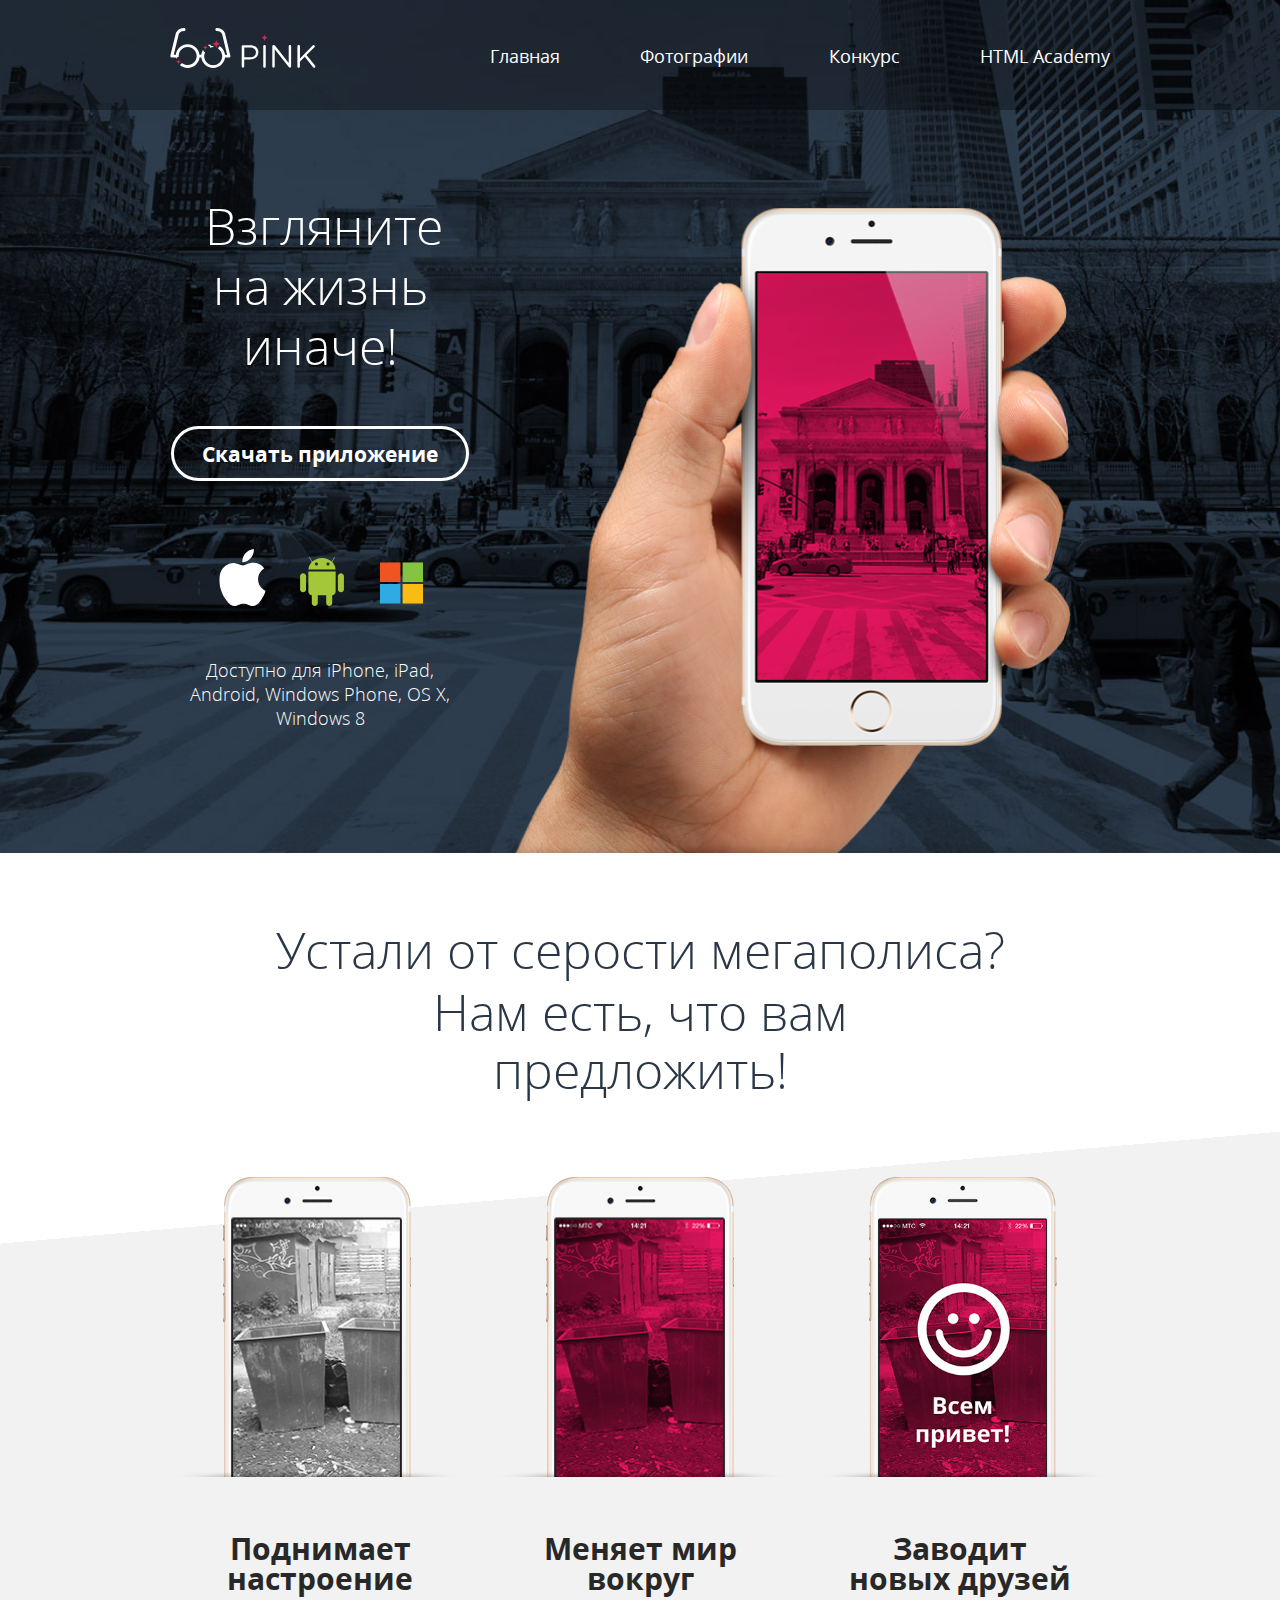
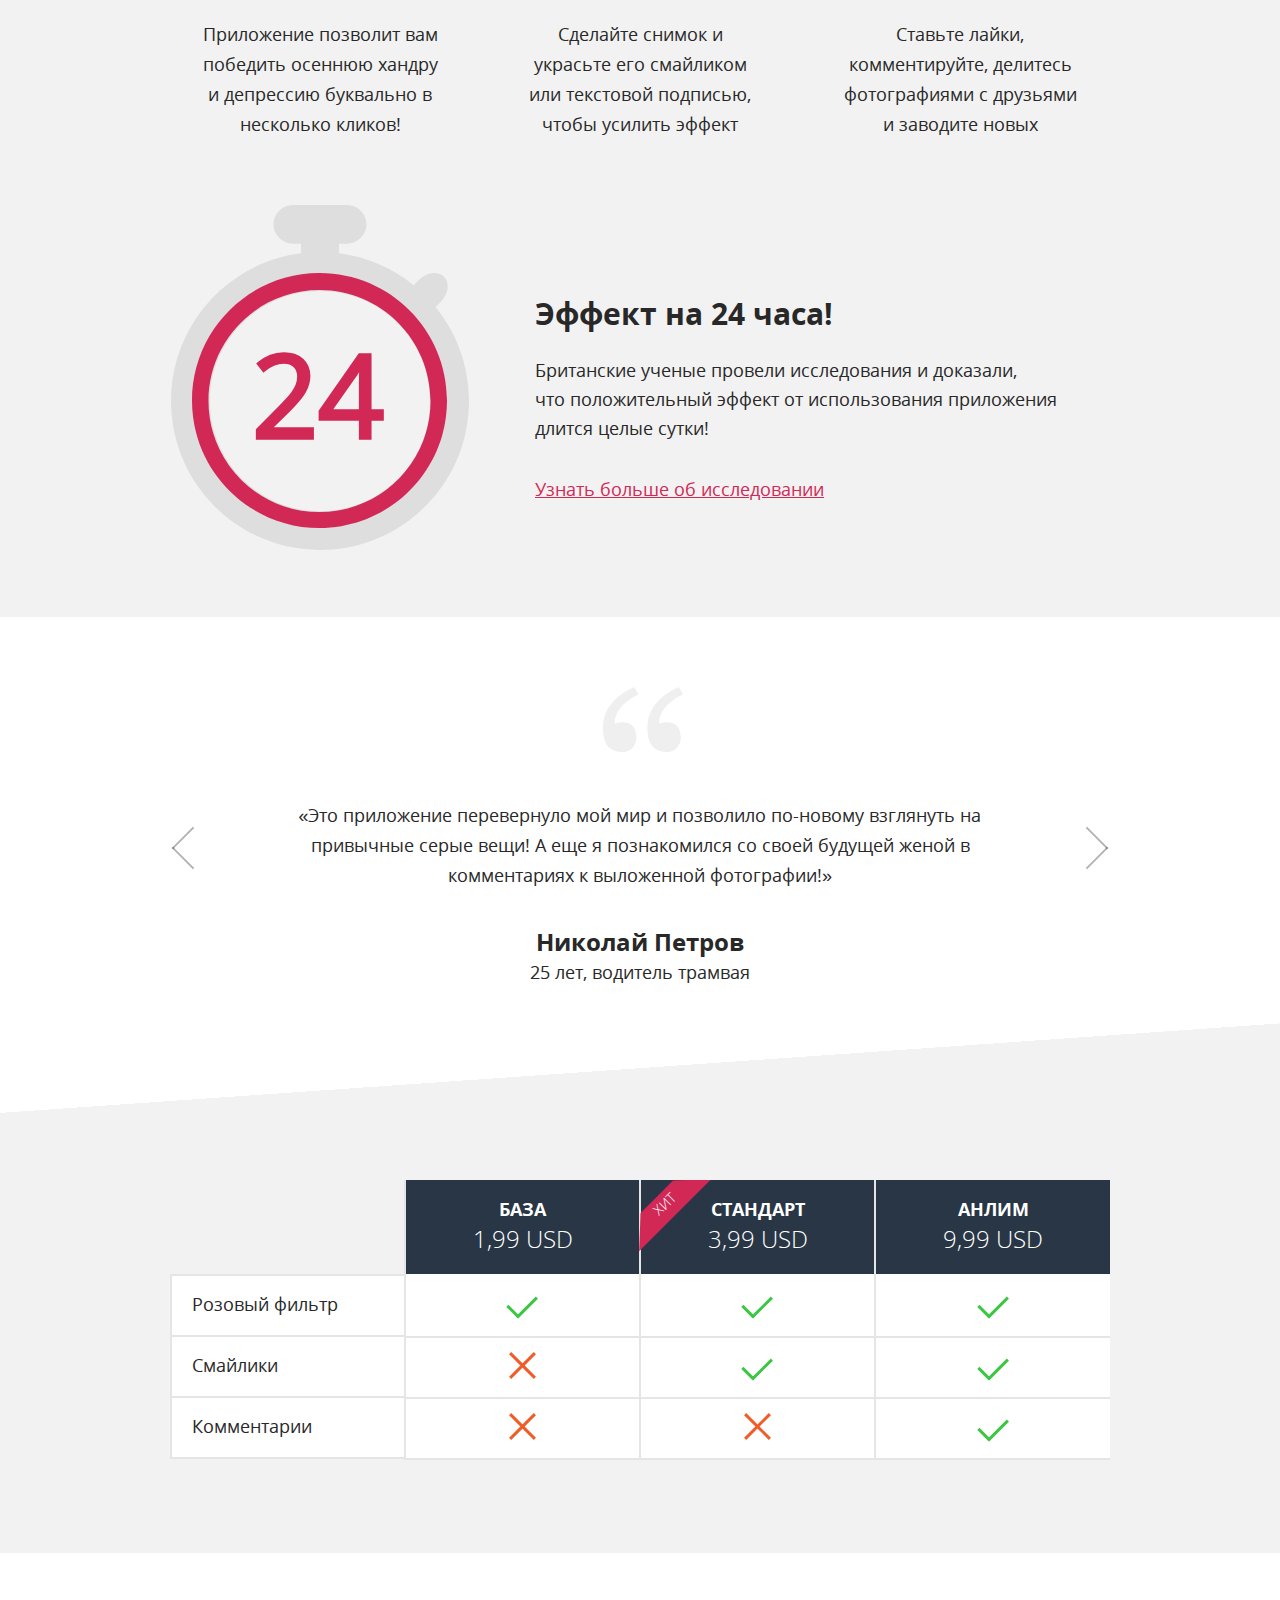
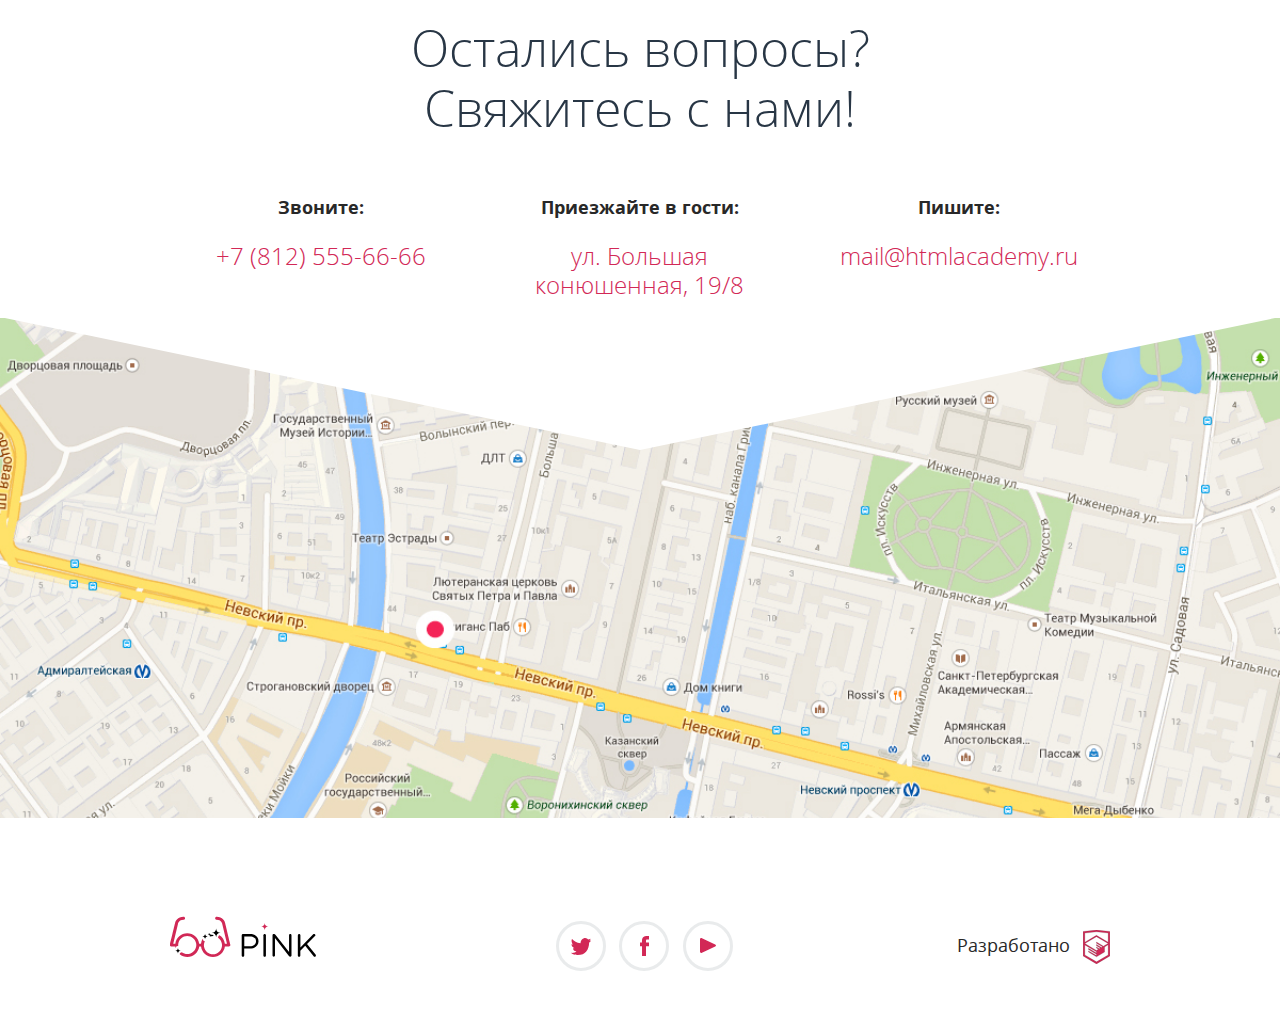
<file: index.html>
<!DOCTYPE html>
<html lang="ru">
<head>
	<meta charset="UTF-8">
	<meta name="viewport" content="width=device-width,initial-scale=1">
	<title>Pink</title>
	<link rel="stylesheet" href="css/style.css">
</head>
<body>
	<header class="page-header">
		<nav class="main-nav main-nav--nojs main-nav--closed">
			<div class="main-nav__wrapper">
				<div class="main-nav__logo-pad">
					<div class="main-nav__logo-wrapper">
						<a class="main-nav__logo-link" href="#">
						<svg
						class="main-nav__logo-mobile"
					   xmlns:dc="http://purl.org/dc/elements/1.1/"
					   xmlns:cc="http://creativecommons.org/ns#"
					   xmlns:rdf="http://www.w3.org/1999/02/22-rdf-syntax-ns#"
					   xmlns:svg="http://www.w3.org/2000/svg"
					   xmlns="http://www.w3.org/2000/svg"
					   viewBox="0 0 99.235733 30.480534"
					   height="30.480534"
					   width="99.235733"
					   xml:space="preserve"
					   version="1.1"><metadata
					     id="metadata8"><rdf:RDF><cc:Work
					         rdf:about=""><dc:format>image/svg+xml</dc:format><dc:type
					           rdf:resource="http://purl.org/dc/dcmitype/StillImage" /></cc:Work></rdf:RDF></metadata><defs
					     id="defs6"><clipPath
					       id="clipPath18"
					       clipPathUnits="userSpaceOnUse"><path
					         id="path16"
					         d="M 0,22.86 H 74.427 V 0 H 0 Z" /></clipPath></defs><g
					     transform="matrix(1.3333333,0,0,-1.3333333,0,30.480533)"
					     id="g10"><g
					       id="g12"><g
					         clip-path="url(#clipPath18)"
					         id="g14"><g
					           transform="translate(8.1143,10.4316)"><path
					             d="m 0,0 c 3.734,0 6.182,1.996 6.182,4.958 v 0.065 c 0,3.22 -2.415,4.895 -6.054,4.895 H -5.57 V 0 Z m -8.114,10.979 c 0,0.709 0.58,1.289 1.256,1.289 h 7.18 c 5.087,0 8.436,-2.705 8.436,-7.148 V 5.057 c 0,-4.862 -4.057,-7.373 -8.854,-7.373 H -5.57 v -6.826 c 0,-0.708 -0.58,-1.288 -1.288,-1.288 -0.676,-10e-4 -1.256,0.579 -1.256,1.287 z" /></g><g
					           transform="translate(21.729,21.5723)"
					           id="g24"><path
					             id="path26"
					             d="M 0,0 C 0,0.708 0.579,1.288 1.254,1.288 1.963,1.288 2.542,0.708 2.542,0 v -20.283 c 0,-0.708 -0.579,-1.288 -1.288,-1.288 -0.676,0 -1.255,0.58 -1.255,1.288 l 0,20.283 z" /></g><g
					           transform="translate(30.8701,21.54)"
					           id="g28"><path
					             id="path30"
					             d="M 0,0 C 0,0.676 0.579,1.256 1.256,1.256 H 1.61 c 0.58,0 0.934,-0.29 1.288,-0.74 l 13.684,-17.45 V 0.064 c -0.001,0.676 0.546,1.256 1.255,1.256 0.676,0 1.223,-0.58 1.223,-1.256 v -20.348 c 0,-0.676 -0.482,-1.191 -1.159,-1.191 h -0.129 c -0.546,0 -0.933,0.322 -1.319,0.772 L 2.479,-2.833 v -17.45 c 0,-0.676 -0.547,-1.256 -1.255,-1.256 -0.677,0 -1.224,0.58 -1.224,1.256 z" /></g><g
					           transform="translate(56.2998,21.5723)"
					           id="g32"><path
					             id="path34"
					             d="M 0,0 C 0,0.708 0.579,1.288 1.257,1.288 1.964,1.288 2.543,0.708 2.543,0 V -12.331 L 15.39,0.837 c 0.289,0.258 0.58,0.451 0.998,0.451 0.676,0 1.224,-0.612 1.224,-1.256 0,-0.354 -0.161,-0.644 -0.419,-0.901 l -7.984,-7.92 8.564,-10.562 c 0.225,-0.29 0.354,-0.546 0.354,-0.933 0,-0.676 -0.579,-1.288 -1.286,-1.288 -0.484,0 -0.807,0.258 -1.031,0.58 l -8.403,10.463 -4.861,-4.862 v -4.893 c 0,-0.708 -0.58,-1.288 -1.287,-1.288 -0.678,0 -1.257,0.58 -1.257,1.288 L 0.002,0 Z" /></g></g></g></g></svg>

					             <svg class="main-nav__logo-tablet" xmlns="http://www.w3.org/2000/svg" xml:space="preserve" width="145" height="40" version="1.1" viewBox="0 0 2032 561"xmlns:xlink="http://www.w3.org/1999/xlink">
									 <g id="__x0023_Layer_x0020_1">
									  <metadata id="CorelCorpID_0Corel-Layer"/>
									  <g id="_284940960">
									   <path class="symbol" d="M998 259c0,-10 8,-18 17,-18l100 0c71,0 117,38 117,99l0 1c0,68 -56,102 -123,102l-76 0 0 95c0,10 -8,18 -18,18 -9,0 -17,-8 -17,-18l0 -279 0 0zm113 152l0 0c52,0 86,-28 86,-69l0 -1c0,-45 -34,-68 -84,-68l-79 0 0 138 77 0 0 0z"/>
									   <path class="symbol" d="M1300 257c0,-10 8,-18 17,-18 10,0 18,8 18,18l0 282c0,10 -8,18 -18,18 -9,0 -17,-8 -17,-18l0 -282z"/>
									   <path class="symbol" d="M1427 257c0,-9 8,-17 17,-17l5 0c8,0 13,4 18,10l190 242 0 -236c0,-9 8,-17 17,-17 9,0 17,8 17,17l0 283c0,9 -7,17 -16,17l-2 0c-8,0 -13,-4 -18,-11l-194 -248 0 242c0,9 -8,17 -17,17 -9,0 -17,-8 -17,-17l0 -282 0 0z"/>
									   <path class="symbol" d="M1780 257c0,-10 8,-18 17,-18 10,0 18,8 18,18l0 171 178 -183c4,-4 8,-6 14,-6 9,0 17,9 17,17 0,5 -2,9 -6,13l-111 110 119 147c3,4 5,8 5,13 0,9 -8,18 -18,18 -7,0 -11,-4 -14,-8l-117 -145 -68 68 0 68c0,10 -8,18 -18,18 -9,0 -17,-8 -17,-18l0 -282 0 0z"/>
									  </g>
									  <path class="glasses" d="M840 389c0,0 -72,-297 -72,-297 -5,-33 -36,-92 -119,-92 -12,0 -21,9 -21,21 0,12 9,21 21,21 67,0 77,52 78,58l66 274 -29 0c-10,-82 -81,-146 -166,-146 -85,0 -155,64 -166,146l-25 0c-10,-82 -81,-146 -166,-146 -85,0 -155,64 -166,146l-29 0 66 -274c1,-6 11,-58 78,-58 12,0 21,-9 21,-21 0,-12 -9,-21 -21,-21 -83,0 -114,60 -119,92 0,0 -72,297 -72,297 -4,15 7,25 20,25 0,0 0,0 1,0l55 0c10,82 81,146 166,146 85,0 155,-64 166,-146l25 0c10,82 81,146 166,146 85,0 155,-64 166,-146l55 0c0,0 0,0 1,0 12,0 24,-10 20,-25zm-474 25l0 0c-10,59 -61,105 -124,105 -62,0 -114,-45 -124,-105 -1,-7 -2,-14 -2,-21 0,-7 1,-14 2,-21 10,-59 61,-105 124,-105 62,0 114,45 124,105 1,7 2,14 2,21 0,7 -1,14 -2,21zm357 0l0 0c-10,59 -61,105 -124,105 -62,0 -114,-45 -124,-105 -1,-7 -2,-14 -2,-21 0,-7 1,-14 2,-21 10,-59 61,-105 124,-105 62,0 114,45 124,105 1,7 2,14 2,21 0,7 -1,14 -2,21z"/>
									 </g>
									</svg>
									<svg class="main-nav__logo-desktop" xmlns="http://www.w3.org/2000/svg" xml:space="preserve" width="2.03194in" height="0.560764in" version="1.1" style="shape-rendering:geometricPrecision; text-rendering:geometricPrecision; image-rendering:optimizeQuality; fill-rule:evenodd; clip-rule:evenodd"
									viewBox="0 0 2032 561"
									 xmlns:xlink="http://www.w3.org/1999/xlink">
									 <defs>
									  <style type="text/css">
									   <![CDATA[
									    .main-nav__spark {fill:#D12856;fill-rule:nonzero}
									    .main-nav__symbol {fill:white;fill-rule:nonzero}
									   ]]>
									  </style>
									 </defs>
									 <g id="__x0023_Layer_x0020_2">
									  <metadata id="CorelCorpID_0Corel-Layer"/>
									  <g id="_384640952">
									   <path class="main-nav__symbol" d="M998 259c0,-10 8,-18 17,-18l100 0c71,0 117,38 117,99l0 1c0,68 -56,102 -123,102l-76 0 0 95c0,10 -8,18 -18,18 -9,0 -17,-8 -17,-18l0 -279 0 0zm113 152l0 0c52,0 86,-28 86,-69l0 -1c0,-45 -34,-68 -84,-68l-79 0 0 138 77 0 0 0z"/>
									   <path class="main-nav__symbol" d="M1300 257c0,-10 8,-18 17,-18 10,0 18,8 18,18l0 282c0,10 -8,18 -18,18 -9,0 -17,-8 -17,-18l0 -282z"/>
									   <path class="main-nav__symbol" d="M1427 257c0,-9 8,-17 17,-17l5 0c8,0 13,4 18,10l190 242 0 -236c0,-9 8,-17 17,-17 9,0 17,8 17,17l0 283c0,9 -7,17 -16,17l-2 0c-8,0 -13,-4 -18,-11l-194 -248 0 242c0,9 -8,17 -17,17 -9,0 -17,-8 -17,-17l0 -282 0 0z"/>
									   <path class="main-nav__symbol" d="M1780 257c0,-10 8,-18 17,-18 10,0 18,8 18,18l0 171 178 -183c4,-4 8,-6 14,-6 9,0 17,9 17,17 0,5 -2,9 -6,13l-111 110 119 147c3,4 5,8 5,13 0,9 -8,18 -18,18 -7,0 -11,-4 -14,-8l-117 -145 -68 68 0 68c0,10 -8,18 -18,18 -9,0 -17,-8 -17,-18l0 -282 0 0z"/>
									  </g>
									  <path class="main-nav__spark" d="M1368 137c-28,0 -50,-23 -50,-50 0,28 -23,50 -50,50 28,0 50,23 50,50 0,-28 23,-50 50,-50z"/>
									  <g id="_384642176">
									   <path class="main-nav__symbol" d="M599 268c3,0 7,0 10,0 -6,-10 -17,-17 -30,-17 -12,0 -22,-8 -26,-19 -10,3 -20,7 -29,11 1,0 2,1 3,1 15,0 28,12 28,28 0,1 0,3 0,4 14,-5 29,-8 45,-8z"/>
									   <path class="main-nav__symbol" d="M840 389c0,0 -72,-297 -72,-297 -5,-33 -36,-92 -119,-92 -12,0 -21,9 -21,21 0,12 9,21 21,21 67,0 77,52 78,58l66 274 -29 0c-6,-49 -34,-92 -74,-118 -12,5 -21,18 -21,32 0,1 0,2 0,4 28,19 47,48 53,83 1,7 2,14 2,21 0,7 -1,14 -2,21 -10,59 -61,105 -124,105 -62,0 -114,-45 -124,-105 -1,-7 -2,-14 -2,-21 0,-7 1,-14 2,-21 2,-12 6,-24 11,-35 -14,-1 -26,-13 -26,-28 0,-3 -1,-5 -3,-7 -13,20 -22,44 -25,69l-25 0c-10,-82 -81,-146 -166,-146 -85,0 -155,64 -166,146l-29 0 66 -274c1,-6 11,-58 78,-58 12,0 21,-9 21,-21 0,-12 -9,-21 -21,-21 -83,0 -114,60 -119,92 0,0 -72,297 -72,297 -4,15 7,25 20,25 0,0 0,0 1,0l55 0c1,9 3,17 5,25 1,-1 1,-3 1,-5 0,-15 12,-28 28,-28 2,0 5,0 7,1 -1,-5 -1,-10 -1,-14 0,-7 1,-14 2,-21 10,-59 61,-105 124,-105 62,0 114,45 124,105 1,7 2,14 2,21 0,7 -1,14 -2,21 -10,59 -61,105 -124,105 -28,0 -54,-9 -75,-25 -5,4 -11,7 -18,7 -6,0 -10,5 -10,10 0,4 -1,8 -2,11 29,24 66,38 106,38 85,0 155,-64 166,-146l25 0c10,82 81,146 166,146 85,0 155,-64 166,-146l55 0c0,0 0,0 1,0 12,0 24,-10 20,-25z"/>
									  </g>
									  <g id="_384642776">
									   <g>
									    <path class="main-nav__spark" d="M704 224c-35,0 -62,-28 -62,-62 0,35 -28,62 -62,62 35,0 62,28 62,62 0,-35 28,-62 62,-62z"/>
									   </g>
									  </g>
									  <g id="_384643136">
									   <g>
									    <path class="main-nav__spark" d="M526 273c-21,0 -38,-17 -38,-38 0,21 -17,38 -38,38 21,0 38,17 38,38 0,-21 17,-38 38,-38z"/>
									   </g>
									  </g>
									  <g id="_384643160">
									   <g>
									    <path class="main-nav__spark" d="M149 473c-21,0 -38,-17 -38,-38 0,21 -17,38 -38,38 21,0 38,17 38,38 0,-21 17,-38 38,-38z"/>
									   </g>
									  </g>
									 </g>
									</svg>
							<span class="visually-hidden">PINK</span>
						</a>
						<button class="main-nav__toggle" type="button">
							<span class="visually-hidden">Открыть меню</span>
						</button>
					</div>
				</div>
				<ul class="main-nav--list site-list">
					<li class="site-list__item">
						<a href="#">
							Главная
						</a>
					</li>
					<li class="site-list__item">
						<a href="#">
							Фотографии
						</a>
					</li>
					<li class="site-list__item">
						<a href="#">
							Конкурс
						</a>
					</li>
					<li class="site-list__item">
						<a href="#">
							HTML Academy
						</a>
					</li>
				</ul>
			</div>
		</nav>
		<section class="intro">
			<div class="intro__wrapper">
				<div class="intro__text-wrapper">
					<h1 class="intro__heading">Взгляните на жизнь иначе!</h1>
					<a class="round-button round-button--intro intro__position" href="#">Скачать приложение</a>
					<ul class="intro__list">
						<li class="intro__item intro__item--apple"><span class="visually-hidden">Apple</span></li>
						<li class="intro__item intro__item--android"><span class="visually-hidden">Android</span></li>
						<li class="intro__item intro__item--microsoft"><span class="visually-hidden">Microsoft</span></li>
					</ul>
					<p class="intro__availability">Доступно для iPhone, iPad, Android, Windows Phone, OS X, Windows 8</p>
				</div>
				<div class="intro__img-wrapper">
					<div class="intro__hand"></div>
				</div>
			</div>
		</section>
	</header>
	<main class="page-main">
		<section class="information">
			<h1 class="information__heading">
				<p>Устали от серости мегаполиса?</p>
				<p>Нам есть, что вам предложить!</p>
			</h1>
			<div class="information__wrapper">
				<ul class="information__img-list">
					<li class="information__img-item"></li>
					<li class="information__img-item"></li>
					<li class="information__img-item"></li>
				</ul>
				<ul class="information__list">
					<li class="information__item">
						<h2 class="information__text-heading">Поднимает настроение</h2>
						<p class="information__text">Приложение позволит вам победить осеннюю хандру и депрессию буквально в несколько кликов!</p>
					</li>
					<li class="information__item">
						<h2 class="information__text-heading">Меняет мир вокруг</h2>
						<p class="information__text">Сделайте снимок и украсьте его смайликом или текстовой подписью, чтобы усилить эффект</p>
					</li>
					<li class="information__item">
						<h2 class="information__text-heading">Заводит новых друзей</h2>
						<p class="information__text">Ставьте лайки, комментируйте, делитесь фотографиями с друзьями и заводите новых</p>
					</li>
				</ul>
			</div>
		</section>
		<section class="reviews">
			<div class="research">
				<div class="research__wrapper">
					<div class="research__img-wrapper">
						<svg class="research__timer"
							   xmlns:dc="http://purl.org/dc/elements/1.1/"
							   xmlns:cc="http://creativecommons.org/ns#"
							   xmlns:rdf="http://www.w3.org/1999/02/22-rdf-syntax-ns#"
							   xmlns:svg="http://www.w3.org/2000/svg"
							   xmlns="http://www.w3.org/2000/svg"
							   viewBox="0 0 397.33334 460.12933"
							   height="460.12933"
							   width="397.33334"
							   xml:space="preserve"
							   id="svg2"
							   version="1.1"><metadata
							     id="metadata8"><rdf:RDF><cc:Work
							         rdf:about=""><dc:format>image/svg+xml</dc:format><dc:type
							           rdf:resource="http://purl.org/dc/dcmitype/StillImage" /></cc:Work></rdf:RDF></metadata><defs
							     id="defs6"><clipPath
							       id="clipPath18"
							       clipPathUnits="userSpaceOnUse"><path
							         id="path16"
							         d="M 0,345.097 H 298 V 0 H 0 Z" /></clipPath></defs><g
							     transform="matrix(1.3333333,0,0,-1.3333333,0,460.12933)"
							     id="g10"><g
							       id="g12"><g
							         clip-path="url(#clipPath18)"
							         id="g14"><g
							           transform="translate(149,38.833)"
							           id="g20"><path
							             id="path22"
							             d="m 0,0 c -60.844,0 -110.167,49.323 -110.167,110.167 0,60.844 49.323,110.167 110.167,110.167 60.843,0 110.167,-49.323 110.167,-110.167 C 110.167,49.323 60.843,0 0,0 m 115.568,204.209 5.355,5.355 c 7.718,7.717 9.124,18.938 3.126,24.935 -5.997,5.997 -17.217,4.59 -24.934,-3.127 l -5.386,-5.385 C 72.768,242.972 47.109,254.389 19,257.967 v 9.583 h 7.658 c 10.914,0 19.843,8.711 19.843,19.357 0,10.646 -8.928,19.357 -19.842,19.357 h -53.317 c -10.913,0 -19.842,-8.711 -19.842,-19.357 0,-10.646 8.929,-19.357 19.842,-19.357 H -19 v -9.583 c -73.319,-9.332 -130,-71.947 -130,-147.8 0,-82.291 66.709,-149 149,-149 82.29,0 149,66.709 149,149 0,35.663 -12.535,68.394 -33.432,94.042" /></g></g></g></g></svg>
							             <svg class="research__halo"
										   xmlns:dc="http://purl.org/dc/elements/1.1/"
										   xmlns:cc="http://creativecommons.org/ns#"
										   xmlns:rdf="http://www.w3.org/1999/02/22-rdf-syntax-ns#"
										   xmlns:svg="http://www.w3.org/2000/svg"
										   xmlns="http://www.w3.org/2000/svg"
										   viewBox="0 0 337.33334 337.33334"
										   height="337.33334"
										   width="337.33334"
										   xml:space="preserve"
										   id="svg2"
										   version="1.1"><metadata
										     id="metadata8"><rdf:RDF><cc:Work
										         rdf:about=""><dc:format>image/svg+xml</dc:format><dc:type
										           rdf:resource="http://purl.org/dc/dcmitype/StillImage" /></cc:Work></rdf:RDF></metadata><defs
										     id="defs6"><clipPath
										       id="clipPath18"
										       clipPathUnits="userSpaceOnUse"><path
										         id="path16"
										         d="M 0,253 H 253 V 0 H 0 Z" /></clipPath></defs><g
										     transform="matrix(1.3333333,0,0,-1.3333333,0,337.33333)"
										     id="g10"><g
										       id="g12"><g
										         clip-path="url(#clipPath18)"
										         id="g14"><g
										           transform="translate(126.5,15.7842)"
										           id="g20"><path
										             id="path22"
										             d="m 0,0 c -60.844,0 -110.167,49.323 -110.167,110.167 0,60.844 49.323,110.167 110.167,110.167 60.843,0 110.167,-49.323 110.167,-110.167 C 110.167,49.323 60.843,0 0,0 m 0,237.216 c -69.864,0 -126.5,-56.636 -126.5,-126.5 0,-69.864 56.636,-126.5 126.5,-126.5 69.864,0 126.5,56.636 126.5,126.5 0,69.864 -56.636,126.5 -126.5,126.5" /></g></g></g></g></svg>
					</div>
					<div class="research__text">
						<h2 class="research__heading">
							Эффект<br> на 24 часа!
						</h2>
						<p class="research__paragraph">
							Британские ученые провели исследования и доказали,<br> что положительный эффект<br> от использования приложения длится целые сутки!
						</p>
						<a class="research__link" href="#">
							Узнать больше об исследовании
						</a>
					</div>
				</div>
			</div>
			<div class="slider">
				<div class="slider__desktop-toggles">
					<button class="slider__back-toggle">
						<span class="visually-hidden">Назад</span>
					</button>
					<button class="slider__next-toggle">
						<span class="visually-hidden">Вперед</span>
					</button>
				</div>
				<div class="slider__item slider__first-slide">
					<h3 class="slider__heading">
						Николай Петров
						<span class="slider__discription">25 лет, водитель трамвая</span>
					</h3>
					<p class="slider__text">
						«Это приложение перевернуло мой мир и позволило по-новому взглянуть на привычные серые вещи! А еще я познакомился со своей будущей женой в комментариях к выложенной фотографии!»
					</p>
				</div>
				<div class="slider__item slider__second-slide active">
					<h3 class="slider__heading">
						Николай Петров
						<span class="slider__discription">25 лет, водитель трамвая</span>
					</h3>
					<p class="slider__text">
						«Это приложение перевернуло мой мир и позволило по-новому взглянуть на привычные серые вещи! А еще я познакомился со своей будущей женой в комментариях к выложенной фотографии!»
					</p>
				</div>
				<div class="slider__item slider__third-slide">
					<h3 class="slider__heading">
						Николай Петров
						<span class="slider__discription">25 лет, водитель трамвая</span>
					</h3>
					<p class="slider__text">
						«Это приложение перевернуло мой мир и позволило по-новому взглянуть на привычные серые вещи! А еще я познакомился со своей будущей женой в комментариях к выложенной фотографии!»
					</p>
				</div>
				<ul class="slider__toggles toggles">
					<li class="toggle__item">
						<button  class="slider__toggle-first toggle__button">
							<span class="visually-hidden">1 Слайд</span>
						</button>
					</li>
					<li class="toggle__item">
						<button class="slider__toggle-second toggle__button active">
							<span class="visually-hidden">2 Слайд</span>
						</button>
					</li>
					<li class="toggle__item">
						<button class="slider__toggle-third toggle__button">
							<span class="visually-hidden">3 Слайд</span>
						</button>
					</li>
				</ul>
			</div>
		</section>
		<section class="price">
			<div class="price__wrapper">
				<table class="price__table">
					<thead class="price__header">
						<tr>
							<td></td>
							<td>
								<h3 class="price__name">
									База
								</h3>
								<p class="price__value">
									1,99 USD
								</p>
							</td>
							<td class="price__hit">
								<h3 class="price__name">
									Стандарт
								</h3>
								<p class="price__value">
									3,99 USD
								</p>
							</td>
							<td>
								<h3 class="price__name">
									Анлим
								</h3>
								<p class="price__value">
									9,99 USD
								</p>
							</td>
						</tr>
					</thead>
					<tbody class="price__body">
						<tr>
							<td>
								Розовый фильтр
							</td>
							<td>
								<span class="price__hidden">Розовый фильтр</span>
								<span class="price__icon price__icon--check"></span>
							</td>
							<td>
								<span class="price__hidden">Розовый фильтр</span>
								<span class="price__icon price__icon--check"></span>
							</td>
							<td>
								<span class="price__hidden">Розовый фильтр</span>
								<span class="price__icon price__icon--check"></span>
							</td>
						</tr>
						<tr>
							<td>
								Смайлики
							</td>
							<td>
								<span class="price__hidden">Смайлики</span>
								<span class="price__icon price__icon--cross"></span>
							</td>
							<td>
								<span class="price__hidden">Смайлики</span>
								<span class="price__icon price__icon--check"></span>
							</td>
							<td>
								<span class="price__hidden">Смайлики</span>
								<span class="price__icon price__icon--check"></span>
							</td>
						</tr>
						<tr>
							<td>
								Комментарии
							</td>
							<td>
								<span class="price__hidden">Комментарии</span>
								<span class="price__icon price__icon--cross"></span>
							</td>
							<td>
								<span class="price__hidden">Комментарии</span>
								<span class="price__icon price__icon--cross"></span>
							</td>
							<td>
								<span class="price__hidden">Комментарии</span>
								<span class="price__icon price__icon--check"></span>
							</td>
						</tr>
					</tbody>
				</table>
				<ul class="price__toggles toggles">
					<li class="toggle__item">
						<button  class="price__toggle-first toggle__button">
							<span class="visually-hidden">1 Слайд</span>
						</button>
					</li>
					<li class="toggle__item">
						<button class="price__toggle-second toggle__button active">
							<span class="visually-hidden">2 Слайд</span>
						</button>
					</li>
					<li class="toggle__item">
						<button class="price__toggle-third toggle__button">
							<span class="visually-hidden">3 Слайд</span>
						</button>
					</li>
				</ul>
			</div>
			<div></div>
		</section>
	</main>
	<footer>
		<section class="contacts">
			<h2 class="contacts__header">
				Остались вопросы? Свяжитесь с нами!
			</h2>
			<div class="contacts__wrapper">
				<p class="contacts__item">
					Звоните:
					<a class="contacts__link" href="">
						+7 (812) 555-66-66
					</a>
				</p>
				<p class="contacts__item">
					Пишите:
					<a class="contacts__link" href="">
						mail@htmlacademy.ru
					</a>
				</p>
				<p class="contacts__item">
					Приезжайте в гости:
					<a class="contacts__link" href="">
						ул. Большая<br> конюшенная, 19/8
					</a>
				</p>
			</div>
		</section>
		<section class="map">
			<img src="less/map/img/arrow.svg" alt="">
			<iframe src="https://www.google.com/maps/embed?pb=!1m18!1m12!1m3!1d2826.4622759108984!2d30.322265202054233!3d59.93860274451381!2m3!1f0!2f0!3f0!3m2!1i1024!2i768!4f13.1!3m3!1m2!1s0x4696310fca145cc1%3A0x42b32648d8238007!2z0JHQvtC70YzRiNCw0Y8g0JrQvtC90Y7RiNC10L3QvdCw0Y8g0YPQuy4sIDE5LzgsINCh0LDQvdC60YIt0J_QtdGC0LXRgNCx0YPRgNCzLCAxOTExODY!5e0!3m2!1sru!2sru!4v1576840671308!5m2!1sru!2sru" width="100%" height="100%" frameborder="0" style="border:0;" allowfullscreen=""></iframe>
		</section>
		<section class="social">
			<div class="social__wrapper">
				<div class="social__logo">
					<a href="">
						<svg class="social__logo-desktop" xmlns="http://www.w3.org/2000/svg" xml:space="preserve" width="2.03194in" height="0.560764in" version="1.1" style="shape-rendering:geometricPrecision; text-rendering:geometricPrecision; image-rendering:optimizeQuality; fill-rule:evenodd; clip-rule:evenodd"
									viewBox="0 0 2032 561"
									 xmlns:xlink="http://www.w3.org/1999/xlink">
									 <defs>
									  <style type="text/css">
									   <![CDATA[
									    .social__spark {fill:#D12856;fill-rule:nonzero}
									    .social__symbol {fill:#000000;fill-rule:nonzero}
									    .social__spark:last-child {fill:#000000;}
									    .social__glasses {fill:#D12856;fill-rule:nonzero}
									   ]]>
									  </style>
									 </defs>
									 <g id="__x0023_Layer_x0020_2">
									  <metadata id="CorelCorpID_0Corel-Layer"/>
									  <g id="_384640952">
									   <path class="social__symbol" d="M998 259c0,-10 8,-18 17,-18l100 0c71,0 117,38 117,99l0 1c0,68 -56,102 -123,102l-76 0 0 95c0,10 -8,18 -18,18 -9,0 -17,-8 -17,-18l0 -279 0 0zm113 152l0 0c52,0 86,-28 86,-69l0 -1c0,-45 -34,-68 -84,-68l-79 0 0 138 77 0 0 0z"/>
									   <path class="social__symbol" d="M1300 257c0,-10 8,-18 17,-18 10,0 18,8 18,18l0 282c0,10 -8,18 -18,18 -9,0 -17,-8 -17,-18l0 -282z"/>
									   <path class="social__symbol" d="M1427 257c0,-9 8,-17 17,-17l5 0c8,0 13,4 18,10l190 242 0 -236c0,-9 8,-17 17,-17 9,0 17,8 17,17l0 283c0,9 -7,17 -16,17l-2 0c-8,0 -13,-4 -18,-11l-194 -248 0 242c0,9 -8,17 -17,17 -9,0 -17,-8 -17,-17l0 -282 0 0z"/>
									   <path class="social__symbol" d="M1780 257c0,-10 8,-18 17,-18 10,0 18,8 18,18l0 171 178 -183c4,-4 8,-6 14,-6 9,0 17,9 17,17 0,5 -2,9 -6,13l-111 110 119 147c3,4 5,8 5,13 0,9 -8,18 -18,18 -7,0 -11,-4 -14,-8l-117 -145 -68 68 0 68c0,10 -8,18 -18,18 -9,0 -17,-8 -17,-18l0 -282 0 0z"/>
									  </g>
									  <path class="social__spark" d="M1368 137c-28,0 -50,-23 -50,-50 0,28 -23,50 -50,50 28,0 50,23 50,50 0,-28 23,-50 50,-50z"/>
									  <g id="_384642176">
									   <path class="social__symbol" d="M599 268c3,0 7,0 10,0 -6,-10 -17,-17 -30,-17 -12,0 -22,-8 -26,-19 -10,3 -20,7 -29,11 1,0 2,1 3,1 15,0 28,12 28,28 0,1 0,3 0,4 14,-5 29,-8 45,-8z"/>
									   <path class="social__glasses" d="M840 389c0,0 -72,-297 -72,-297 -5,-33 -36,-92 -119,-92 -12,0 -21,9 -21,21 0,12 9,21 21,21 67,0 77,52 78,58l66 274 -29 0c-6,-49 -34,-92 -74,-118 -12,5 -21,18 -21,32 0,1 0,2 0,4 28,19 47,48 53,83 1,7 2,14 2,21 0,7 -1,14 -2,21 -10,59 -61,105 -124,105 -62,0 -114,-45 -124,-105 -1,-7 -2,-14 -2,-21 0,-7 1,-14 2,-21 2,-12 6,-24 11,-35 -14,-1 -26,-13 -26,-28 0,-3 -1,-5 -3,-7 -13,20 -22,44 -25,69l-25 0c-10,-82 -81,-146 -166,-146 -85,0 -155,64 -166,146l-29 0 66 -274c1,-6 11,-58 78,-58 12,0 21,-9 21,-21 0,-12 -9,-21 -21,-21 -83,0 -114,60 -119,92 0,0 -72,297 -72,297 -4,15 7,25 20,25 0,0 0,0 1,0l55 0c1,9 3,17 5,25 1,-1 1,-3 1,-5 0,-15 12,-28 28,-28 2,0 5,0 7,1 -1,-5 -1,-10 -1,-14 0,-7 1,-14 2,-21 10,-59 61,-105 124,-105 62,0 114,45 124,105 1,7 2,14 2,21 0,7 -1,14 -2,21 -10,59 -61,105 -124,105 -28,0 -54,-9 -75,-25 -5,4 -11,7 -18,7 -6,0 -10,5 -10,10 0,4 -1,8 -2,11 29,24 66,38 106,38 85,0 155,-64 166,-146l25 0c10,82 81,146 166,146 85,0 155,-64 166,-146l55 0c0,0 0,0 1,0 12,0 24,-10 20,-25z"/>
									  </g>
									  <g id="_384642776">
									   <g>
									    <path class="social__spark" d="M704 224c-35,0 -62,-28 -62,-62 0,35 -28,62 -62,62 35,0 62,28 62,62 0,-35 28,-62 62,-62z"/>
									   </g>
									  </g>
									  <g id="_384643136">
									   <g>
									    <path class="social__spark" d="M526 273c-21,0 -38,-17 -38,-38 0,21 -17,38 -38,38 21,0 38,17 38,38 0,-21 17,-38 38,-38z"/>
									   </g>
									  </g>
									  <g id="_384643160">
									   <g>
									    <path class="social__spark" d="M149 473c-21,0 -38,-17 -38,-38 0,21 -17,38 -38,38 21,0 38,17 38,38 0,-21 17,-38 38,-38z"/>
									   </g>
									  </g>
									 </g>
									</svg>
									<svg class="social__logo-tablet" xmlns="http://www.w3.org/2000/svg" xml:space="preserve" width="145" height="40" version="1.1" viewBox="0 0 2032 561"xmlns:xlink="http://www.w3.org/1999/xlink">
									 <g id="__x0023_Layer_x0020_1">
									  <metadata id="CorelCorpID_0Corel-Layer"/>
									  <g id="_284940960">
									   <path class="symbol" d="M998 259c0,-10 8,-18 17,-18l100 0c71,0 117,38 117,99l0 1c0,68 -56,102 -123,102l-76 0 0 95c0,10 -8,18 -18,18 -9,0 -17,-8 -17,-18l0 -279 0 0zm113 152l0 0c52,0 86,-28 86,-69l0 -1c0,-45 -34,-68 -84,-68l-79 0 0 138 77 0 0 0z"/>
									   <path class="symbol" d="M1300 257c0,-10 8,-18 17,-18 10,0 18,8 18,18l0 282c0,10 -8,18 -18,18 -9,0 -17,-8 -17,-18l0 -282z"/>
									   <path class="symbol" d="M1427 257c0,-9 8,-17 17,-17l5 0c8,0 13,4 18,10l190 242 0 -236c0,-9 8,-17 17,-17 9,0 17,8 17,17l0 283c0,9 -7,17 -16,17l-2 0c-8,0 -13,-4 -18,-11l-194 -248 0 242c0,9 -8,17 -17,17 -9,0 -17,-8 -17,-17l0 -282 0 0z"/>
									   <path class="symbol" d="M1780 257c0,-10 8,-18 17,-18 10,0 18,8 18,18l0 171 178 -183c4,-4 8,-6 14,-6 9,0 17,9 17,17 0,5 -2,9 -6,13l-111 110 119 147c3,4 5,8 5,13 0,9 -8,18 -18,18 -7,0 -11,-4 -14,-8l-117 -145 -68 68 0 68c0,10 -8,18 -18,18 -9,0 -17,-8 -17,-18l0 -282 0 0z"/>
									  </g>
									  <path class="glasses" fill="#D12856" d="M840 389c0,0 -72,-297 -72,-297 -5,-33 -36,-92 -119,-92 -12,0 -21,9 -21,21 0,12 9,21 21,21 67,0 77,52 78,58l66 274 -29 0c-10,-82 -81,-146 -166,-146 -85,0 -155,64 -166,146l-25 0c-10,-82 -81,-146 -166,-146 -85,0 -155,64 -166,146l-29 0 66 -274c1,-6 11,-58 78,-58 12,0 21,-9 21,-21 0,-12 -9,-21 -21,-21 -83,0 -114,60 -119,92 0,0 -72,297 -72,297 -4,15 7,25 20,25 0,0 0,0 1,0l55 0c10,82 81,146 166,146 85,0 155,-64 166,-146l25 0c10,82 81,146 166,146 85,0 155,-64 166,-146l55 0c0,0 0,0 1,0 12,0 24,-10 20,-25zm-474 25l0 0c-10,59 -61,105 -124,105 -62,0 -114,-45 -124,-105 -1,-7 -2,-14 -2,-21 0,-7 1,-14 2,-21 10,-59 61,-105 124,-105 62,0 114,45 124,105 1,7 2,14 2,21 0,7 -1,14 -2,21zm357 0l0 0c-10,59 -61,105 -124,105 -62,0 -114,-45 -124,-105 -1,-7 -2,-14 -2,-21 0,-7 1,-14 2,-21 10,-59 61,-105 124,-105 62,0 114,45 124,105 1,7 2,14 2,21 0,7 -1,14 -2,21z"/>
									 </g>
									</svg>
						<span class="visually-hidden">PINK</span>
					</a>
				</div>
				<ul class="social__list">
					<li class="social__item">
						<a class="social__link social__link--twitter" href="#">
							<span class="visually-hidden">Twitter</span>
						</a>
					</li>
					<li class="social__item">
						<a class="social__link social__link--facebook" href="#">
							<span class="visually-hidden">Facebook</span>
						</a>
					</li>
					<li class="social__item">
						<a class="social__link social__link--youtube" href="#">
							<span class="visually-hidden">Youtube</span>
						</a>
					</li>
				</ul>
				<div class="social__academy-logo">
					Разработано
				</div>
			</div>
		</section>
	</footer>
</body>
<script src="js/script.js"></script>
</html>
</file>
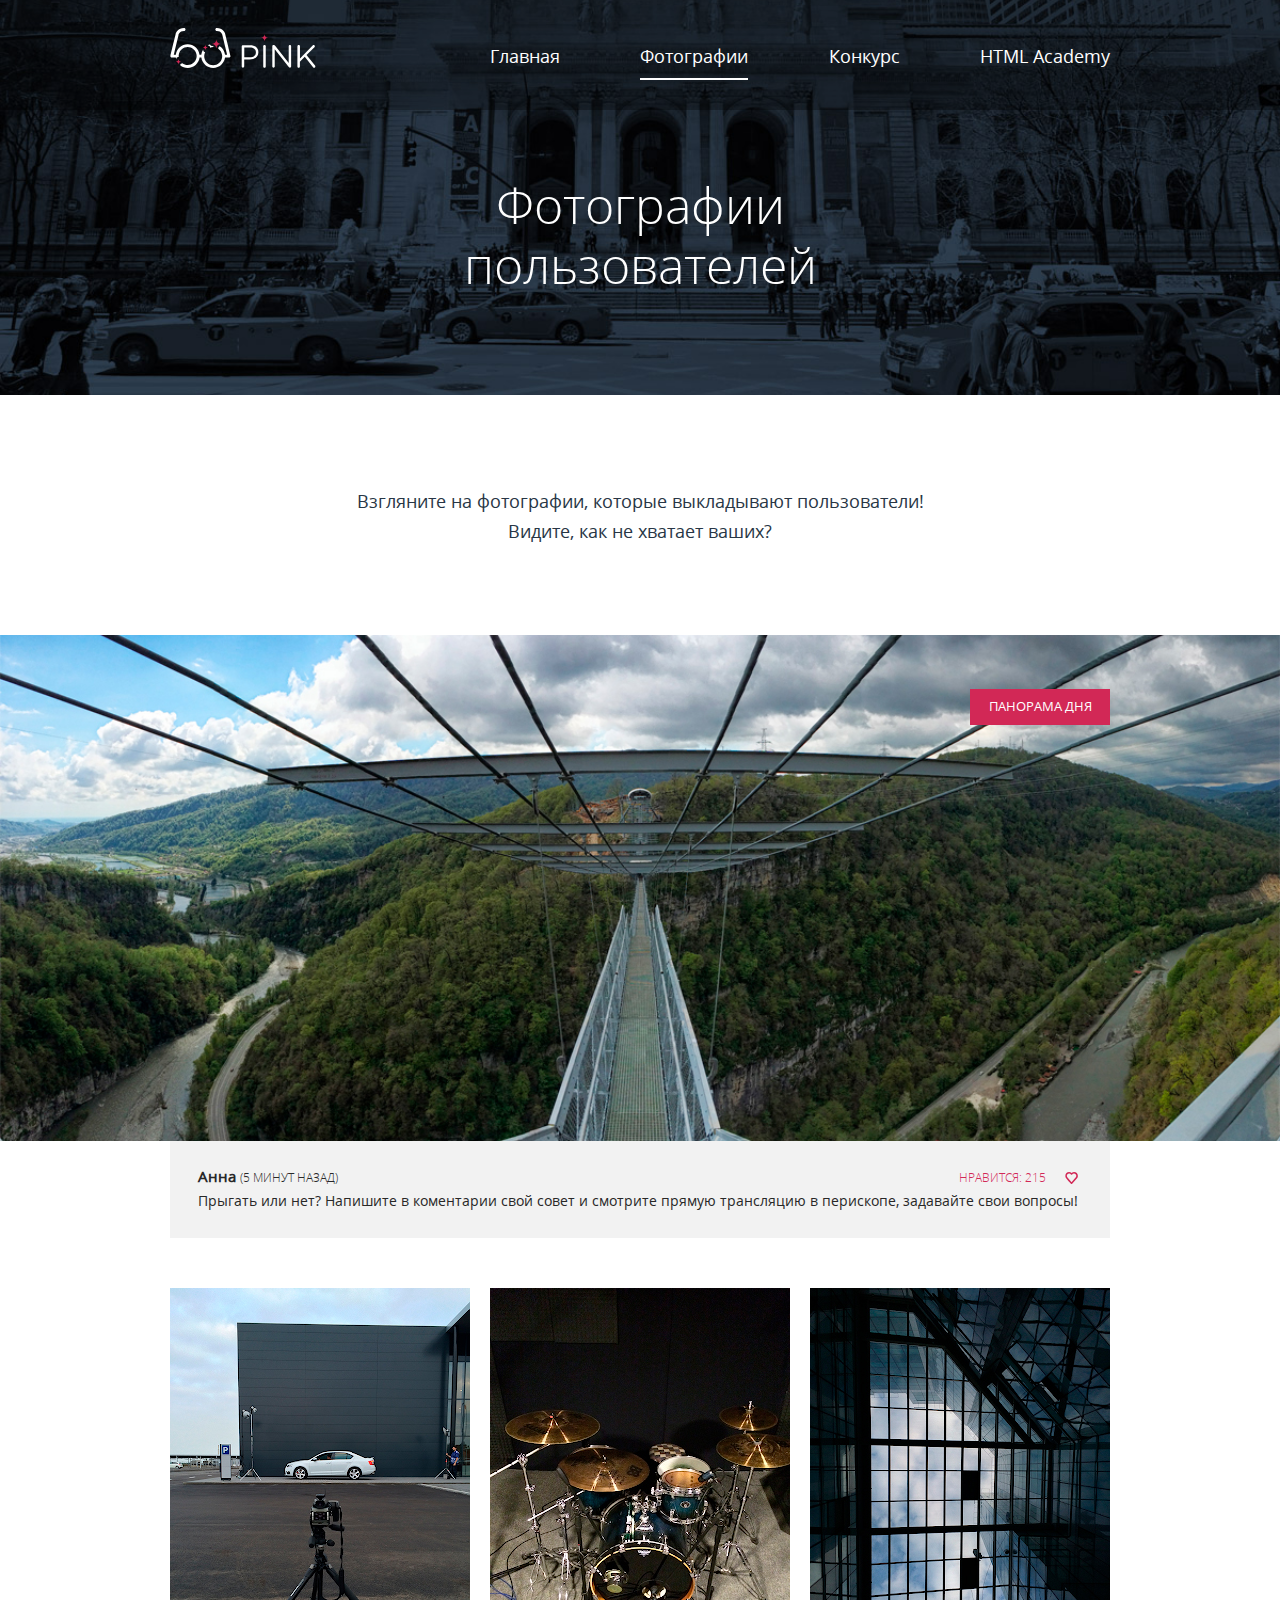
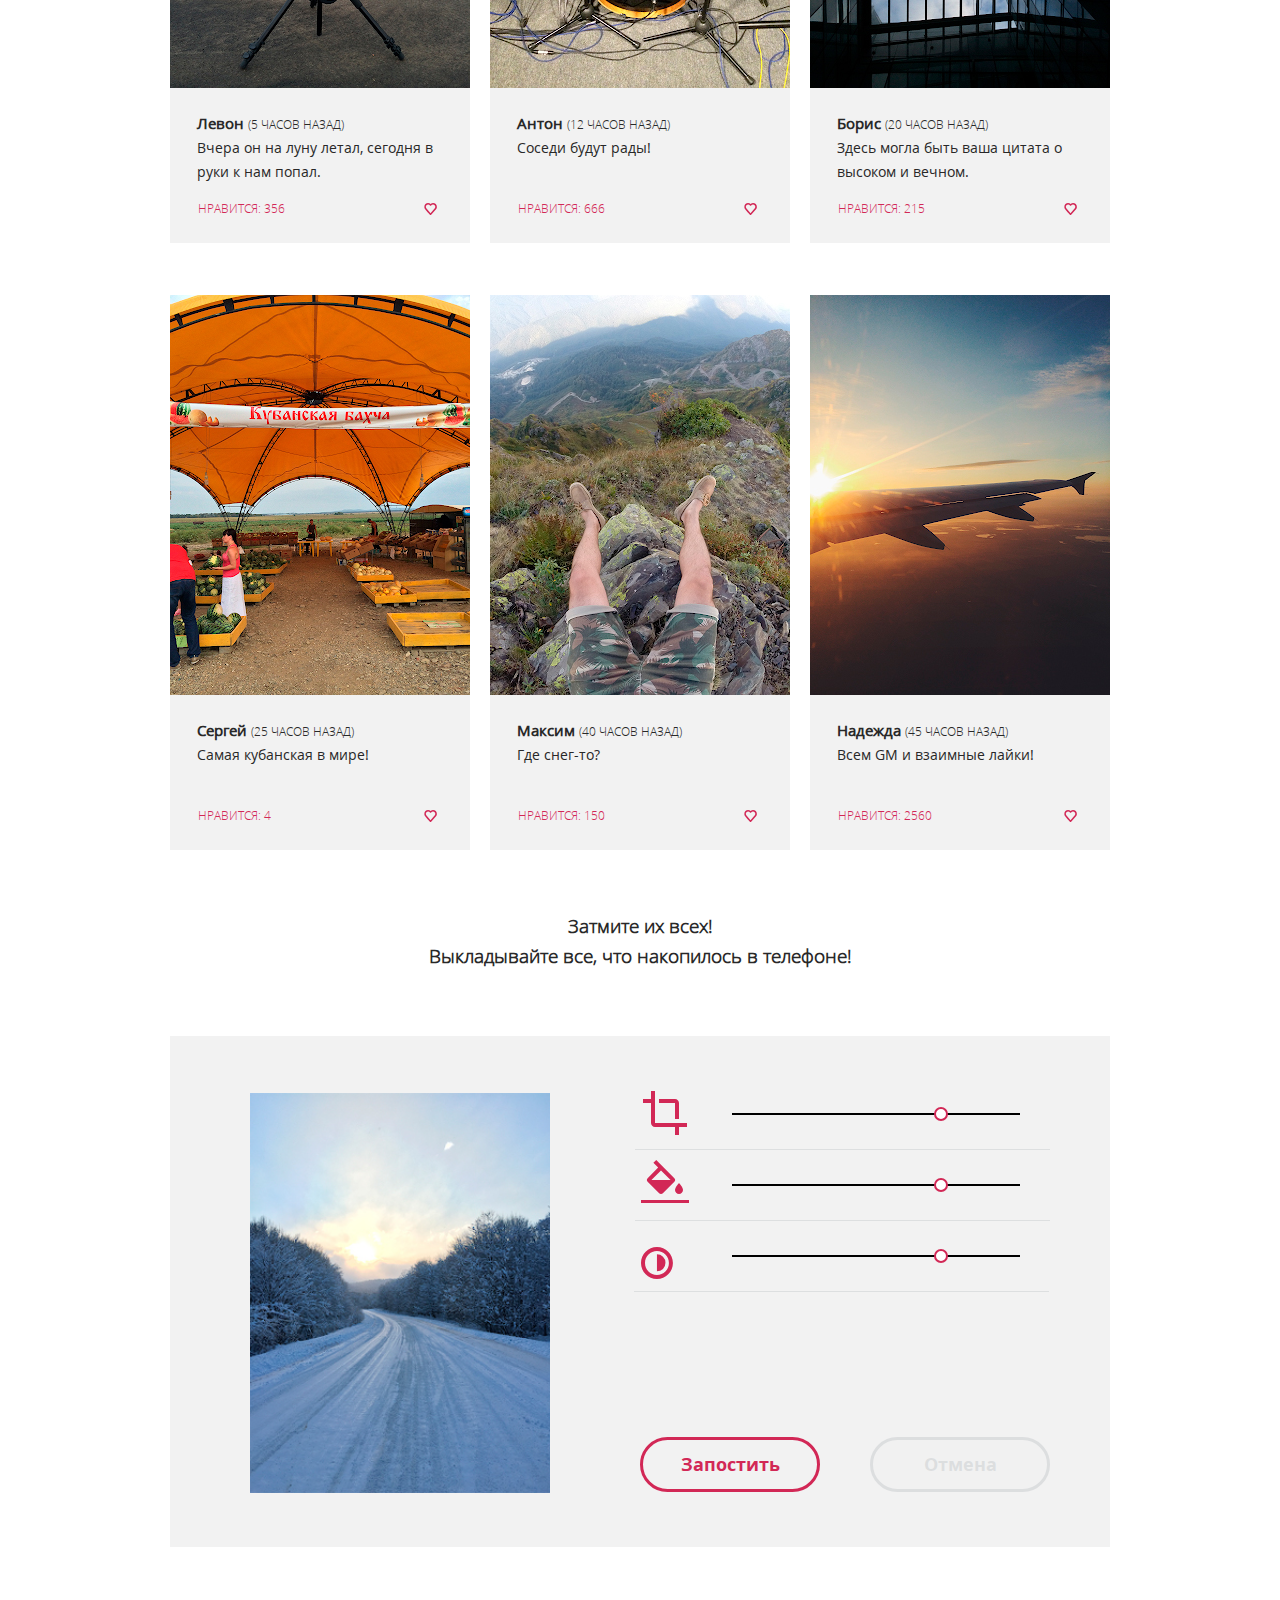
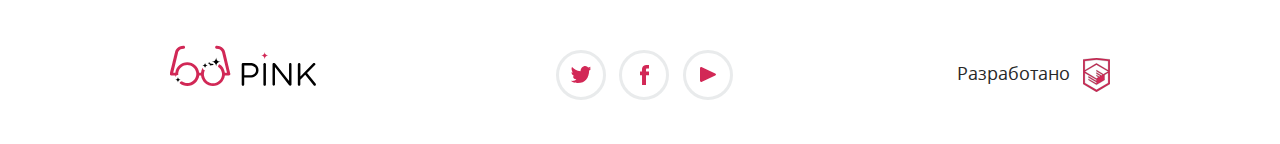
<file: photo.html>
<!DOCTYPE html>
<html lang="ru">
<head>
	<meta charset="UTF-8">
	<meta name="viewport" content="width=device-width,initial-scale=1">
	<title>Pink</title>
	<link rel="stylesheet" href="css/style.css">
</head>
<body>
	<header class="photo-header">
		<nav class="main-nav main-nav--closed">
			<div class="main-nav__wrapper">
				<div class="main-nav__logo-pad">
					<div class="main-nav__logo-wrapper">
						<a class="main-nav__logo-link" href="#">
						<svg
						class="main-nav__logo-mobile"
					   xmlns:dc="http://purl.org/dc/elements/1.1/"
					   xmlns:cc="http://creativecommons.org/ns#"
					   xmlns:rdf="http://www.w3.org/1999/02/22-rdf-syntax-ns#"
					   xmlns:svg="http://www.w3.org/2000/svg"
					   xmlns="http://www.w3.org/2000/svg"
					   viewBox="0 0 99.235733 30.480534"
					   height="30.480534"
					   width="99.235733"
					   xml:space="preserve"
					   version="1.1"><metadata
					     id="metadata8"><rdf:RDF><cc:Work
					         rdf:about=""><dc:format>image/svg+xml</dc:format><dc:type
					           rdf:resource="http://purl.org/dc/dcmitype/StillImage" /></cc:Work></rdf:RDF></metadata><defs
					     id="defs6"><clipPath
					       id="clipPath18"
					       clipPathUnits="userSpaceOnUse"><path
					         id="path16"
					         d="M 0,22.86 H 74.427 V 0 H 0 Z" /></clipPath></defs><g
					     transform="matrix(1.3333333,0,0,-1.3333333,0,30.480533)"
					     id="g10"><g
					       id="g12"><g
					         clip-path="url(#clipPath18)"
					         id="g14"><g
					           transform="translate(8.1143,10.4316)"><path
					             d="m 0,0 c 3.734,0 6.182,1.996 6.182,4.958 v 0.065 c 0,3.22 -2.415,4.895 -6.054,4.895 H -5.57 V 0 Z m -8.114,10.979 c 0,0.709 0.58,1.289 1.256,1.289 h 7.18 c 5.087,0 8.436,-2.705 8.436,-7.148 V 5.057 c 0,-4.862 -4.057,-7.373 -8.854,-7.373 H -5.57 v -6.826 c 0,-0.708 -0.58,-1.288 -1.288,-1.288 -0.676,-10e-4 -1.256,0.579 -1.256,1.287 z" /></g><g
					           transform="translate(21.729,21.5723)"
					           id="g24"><path
					             id="path26"
					             d="M 0,0 C 0,0.708 0.579,1.288 1.254,1.288 1.963,1.288 2.542,0.708 2.542,0 v -20.283 c 0,-0.708 -0.579,-1.288 -1.288,-1.288 -0.676,0 -1.255,0.58 -1.255,1.288 l 0,20.283 z" /></g><g
					           transform="translate(30.8701,21.54)"
					           id="g28"><path
					             id="path30"
					             d="M 0,0 C 0,0.676 0.579,1.256 1.256,1.256 H 1.61 c 0.58,0 0.934,-0.29 1.288,-0.74 l 13.684,-17.45 V 0.064 c -0.001,0.676 0.546,1.256 1.255,1.256 0.676,0 1.223,-0.58 1.223,-1.256 v -20.348 c 0,-0.676 -0.482,-1.191 -1.159,-1.191 h -0.129 c -0.546,0 -0.933,0.322 -1.319,0.772 L 2.479,-2.833 v -17.45 c 0,-0.676 -0.547,-1.256 -1.255,-1.256 -0.677,0 -1.224,0.58 -1.224,1.256 z" /></g><g
					           transform="translate(56.2998,21.5723)"
					           id="g32"><path
					             id="path34"
					             d="M 0,0 C 0,0.708 0.579,1.288 1.257,1.288 1.964,1.288 2.543,0.708 2.543,0 V -12.331 L 15.39,0.837 c 0.289,0.258 0.58,0.451 0.998,0.451 0.676,0 1.224,-0.612 1.224,-1.256 0,-0.354 -0.161,-0.644 -0.419,-0.901 l -7.984,-7.92 8.564,-10.562 c 0.225,-0.29 0.354,-0.546 0.354,-0.933 0,-0.676 -0.579,-1.288 -1.286,-1.288 -0.484,0 -0.807,0.258 -1.031,0.58 l -8.403,10.463 -4.861,-4.862 v -4.893 c 0,-0.708 -0.58,-1.288 -1.287,-1.288 -0.678,0 -1.257,0.58 -1.257,1.288 L 0.002,0 Z" /></g></g></g></g></svg>

					             <svg class="main-nav__logo-tablet" xmlns="http://www.w3.org/2000/svg" xml:space="preserve" width="145" height="40" version="1.1" viewBox="0 0 2032 561"xmlns:xlink="http://www.w3.org/1999/xlink">
									 <g id="__x0023_Layer_x0020_1">
									  <metadata id="CorelCorpID_0Corel-Layer"/>
									  <g id="_284940960">
									   <path class="symbol" d="M998 259c0,-10 8,-18 17,-18l100 0c71,0 117,38 117,99l0 1c0,68 -56,102 -123,102l-76 0 0 95c0,10 -8,18 -18,18 -9,0 -17,-8 -17,-18l0 -279 0 0zm113 152l0 0c52,0 86,-28 86,-69l0 -1c0,-45 -34,-68 -84,-68l-79 0 0 138 77 0 0 0z"/>
									   <path class="symbol" d="M1300 257c0,-10 8,-18 17,-18 10,0 18,8 18,18l0 282c0,10 -8,18 -18,18 -9,0 -17,-8 -17,-18l0 -282z"/>
									   <path class="symbol" d="M1427 257c0,-9 8,-17 17,-17l5 0c8,0 13,4 18,10l190 242 0 -236c0,-9 8,-17 17,-17 9,0 17,8 17,17l0 283c0,9 -7,17 -16,17l-2 0c-8,0 -13,-4 -18,-11l-194 -248 0 242c0,9 -8,17 -17,17 -9,0 -17,-8 -17,-17l0 -282 0 0z"/>
									   <path class="symbol" d="M1780 257c0,-10 8,-18 17,-18 10,0 18,8 18,18l0 171 178 -183c4,-4 8,-6 14,-6 9,0 17,9 17,17 0,5 -2,9 -6,13l-111 110 119 147c3,4 5,8 5,13 0,9 -8,18 -18,18 -7,0 -11,-4 -14,-8l-117 -145 -68 68 0 68c0,10 -8,18 -18,18 -9,0 -17,-8 -17,-18l0 -282 0 0z"/>
									  </g>
									  <path class="glasses" d="M840 389c0,0 -72,-297 -72,-297 -5,-33 -36,-92 -119,-92 -12,0 -21,9 -21,21 0,12 9,21 21,21 67,0 77,52 78,58l66 274 -29 0c-10,-82 -81,-146 -166,-146 -85,0 -155,64 -166,146l-25 0c-10,-82 -81,-146 -166,-146 -85,0 -155,64 -166,146l-29 0 66 -274c1,-6 11,-58 78,-58 12,0 21,-9 21,-21 0,-12 -9,-21 -21,-21 -83,0 -114,60 -119,92 0,0 -72,297 -72,297 -4,15 7,25 20,25 0,0 0,0 1,0l55 0c10,82 81,146 166,146 85,0 155,-64 166,-146l25 0c10,82 81,146 166,146 85,0 155,-64 166,-146l55 0c0,0 0,0 1,0 12,0 24,-10 20,-25zm-474 25l0 0c-10,59 -61,105 -124,105 -62,0 -114,-45 -124,-105 -1,-7 -2,-14 -2,-21 0,-7 1,-14 2,-21 10,-59 61,-105 124,-105 62,0 114,45 124,105 1,7 2,14 2,21 0,7 -1,14 -2,21zm357 0l0 0c-10,59 -61,105 -124,105 -62,0 -114,-45 -124,-105 -1,-7 -2,-14 -2,-21 0,-7 1,-14 2,-21 10,-59 61,-105 124,-105 62,0 114,45 124,105 1,7 2,14 2,21 0,7 -1,14 -2,21z"/>
									 </g>
									</svg>
									<svg class="main-nav__logo-desktop" xmlns="http://www.w3.org/2000/svg" xml:space="preserve" width="2.03194in" height="0.560764in" version="1.1" style="shape-rendering:geometricPrecision; text-rendering:geometricPrecision; image-rendering:optimizeQuality; fill-rule:evenodd; clip-rule:evenodd"
									viewBox="0 0 2032 561"
									 xmlns:xlink="http://www.w3.org/1999/xlink">
									 <defs>
									  <style type="text/css">
									   <![CDATA[
									    .main-nav__spark {fill:#D12856;fill-rule:nonzero}
									    .main-nav__symbol {fill:white;fill-rule:nonzero}
									   ]]>
									  </style>
									 </defs>
									 <g id="__x0023_Layer_x0020_2">
									  <metadata id="CorelCorpID_0Corel-Layer"/>
									  <g id="_384640952">
									   <path class="main-nav__symbol" d="M998 259c0,-10 8,-18 17,-18l100 0c71,0 117,38 117,99l0 1c0,68 -56,102 -123,102l-76 0 0 95c0,10 -8,18 -18,18 -9,0 -17,-8 -17,-18l0 -279 0 0zm113 152l0 0c52,0 86,-28 86,-69l0 -1c0,-45 -34,-68 -84,-68l-79 0 0 138 77 0 0 0z"/>
									   <path class="main-nav__symbol" d="M1300 257c0,-10 8,-18 17,-18 10,0 18,8 18,18l0 282c0,10 -8,18 -18,18 -9,0 -17,-8 -17,-18l0 -282z"/>
									   <path class="main-nav__symbol" d="M1427 257c0,-9 8,-17 17,-17l5 0c8,0 13,4 18,10l190 242 0 -236c0,-9 8,-17 17,-17 9,0 17,8 17,17l0 283c0,9 -7,17 -16,17l-2 0c-8,0 -13,-4 -18,-11l-194 -248 0 242c0,9 -8,17 -17,17 -9,0 -17,-8 -17,-17l0 -282 0 0z"/>
									   <path class="main-nav__symbol" d="M1780 257c0,-10 8,-18 17,-18 10,0 18,8 18,18l0 171 178 -183c4,-4 8,-6 14,-6 9,0 17,9 17,17 0,5 -2,9 -6,13l-111 110 119 147c3,4 5,8 5,13 0,9 -8,18 -18,18 -7,0 -11,-4 -14,-8l-117 -145 -68 68 0 68c0,10 -8,18 -18,18 -9,0 -17,-8 -17,-18l0 -282 0 0z"/>
									  </g>
									  <path class="main-nav__spark" d="M1368 137c-28,0 -50,-23 -50,-50 0,28 -23,50 -50,50 28,0 50,23 50,50 0,-28 23,-50 50,-50z"/>
									  <g id="_384642176">
									   <path class="main-nav__symbol" d="M599 268c3,0 7,0 10,0 -6,-10 -17,-17 -30,-17 -12,0 -22,-8 -26,-19 -10,3 -20,7 -29,11 1,0 2,1 3,1 15,0 28,12 28,28 0,1 0,3 0,4 14,-5 29,-8 45,-8z"/>
									   <path class="main-nav__symbol" d="M840 389c0,0 -72,-297 -72,-297 -5,-33 -36,-92 -119,-92 -12,0 -21,9 -21,21 0,12 9,21 21,21 67,0 77,52 78,58l66 274 -29 0c-6,-49 -34,-92 -74,-118 -12,5 -21,18 -21,32 0,1 0,2 0,4 28,19 47,48 53,83 1,7 2,14 2,21 0,7 -1,14 -2,21 -10,59 -61,105 -124,105 -62,0 -114,-45 -124,-105 -1,-7 -2,-14 -2,-21 0,-7 1,-14 2,-21 2,-12 6,-24 11,-35 -14,-1 -26,-13 -26,-28 0,-3 -1,-5 -3,-7 -13,20 -22,44 -25,69l-25 0c-10,-82 -81,-146 -166,-146 -85,0 -155,64 -166,146l-29 0 66 -274c1,-6 11,-58 78,-58 12,0 21,-9 21,-21 0,-12 -9,-21 -21,-21 -83,0 -114,60 -119,92 0,0 -72,297 -72,297 -4,15 7,25 20,25 0,0 0,0 1,0l55 0c1,9 3,17 5,25 1,-1 1,-3 1,-5 0,-15 12,-28 28,-28 2,0 5,0 7,1 -1,-5 -1,-10 -1,-14 0,-7 1,-14 2,-21 10,-59 61,-105 124,-105 62,0 114,45 124,105 1,7 2,14 2,21 0,7 -1,14 -2,21 -10,59 -61,105 -124,105 -28,0 -54,-9 -75,-25 -5,4 -11,7 -18,7 -6,0 -10,5 -10,10 0,4 -1,8 -2,11 29,24 66,38 106,38 85,0 155,-64 166,-146l25 0c10,82 81,146 166,146 85,0 155,-64 166,-146l55 0c0,0 0,0 1,0 12,0 24,-10 20,-25z"/>
									  </g>
									  <g id="_384642776">
									   <g>
									    <path class="main-nav__spark" d="M704 224c-35,0 -62,-28 -62,-62 0,35 -28,62 -62,62 35,0 62,28 62,62 0,-35 28,-62 62,-62z"/>
									   </g>
									  </g>
									  <g id="_384643136">
									   <g>
									    <path class="main-nav__spark" d="M526 273c-21,0 -38,-17 -38,-38 0,21 -17,38 -38,38 21,0 38,17 38,38 0,-21 17,-38 38,-38z"/>
									   </g>
									  </g>
									  <g id="_384643160">
									   <g>
									    <path class="main-nav__spark" d="M149 473c-21,0 -38,-17 -38,-38 0,21 -17,38 -38,38 21,0 38,17 38,38 0,-21 17,-38 38,-38z"/>
									   </g>
									  </g>
									 </g>
									</svg>
							<span class="visually-hidden">PINK</span>
						</a>
						<button class="main-nav__toggle" type="button">
							<span class="visually-hidden">Открыть меню</span>
						</button>
					</div>
				</div>
				<ul class="main-nav--list site-list">
					<li class="site-list__item">
						<a href="#">
							Главная
						</a>
					</li>
					<li class="site-list__item">
						<a class="active" href="#">
							Фотографии
						</a>
					</li>
					<li class="site-list__item">
						<a href="#">
							Конкурс
						</a>
					</li>
					<li class="site-list__item">
						<a href="#">
							HTML Academy
						</a>
					</li>
				</ul>
			</div>
		</nav>
		<section class="photo-heading">
			<h2 class="photo-heading__text">
				Фотографии пользователей
			</h2>
		</section>
	</header>
	<main class="photo-main">
		<section class="gallery">
			<h3 class="gallery__heading">
				Взгляните на фотографии, которые выкладывают пользователи!<br>
				Видите, как не хватает ваших?
			</h3>
			<ul class="gallery__list">
				<li class="gallery__first-item">
					<img src="less/gallery/img/photo1.jpg" alt="">
					<div class="gallery__text-item">
						<h4 class="gallery__text-heading">Анна <span>(5 минут назад)</span></h4>
						<p>Прыгать или нет? Напишите в коментарии свой совет и смотрите прямую трансляцию в перископе, задавайте свои вопросы!</p>
						<span class="gallery__like">Нравится: 215</span>
					</div>
				</li>
				<div class="gallery__wrapper">
					<li class="gallery__item">
						<img src="less/gallery/img/photo2.jpg" alt="">
						<div class="gallery__text-item">
							<h4 class="gallery__text-heading">Левон <span>(5 часов назад)</span></h4>
							<p>Вчера он на луну летал, сегодня в руки к нам попал.</p>
							<span class="gallery__like">Нравится: 356</span>
						</div>
					</li>
					<li class="gallery__item">
						<img src="less/gallery/img/photo3.jpg" alt="">
						<div class="gallery__text-item">
							<h4 class="gallery__text-heading">Антон <span>(12 часов назад)</span></h4>
							<p>Соседи будут рады!</p>
							<span class="gallery__like">Нравится: 666</span>
						</div>
					</li>
					<li class="gallery__item">
						<img src="less/gallery/img/photo4.jpg" alt="">
						<div class="gallery__text-item">
							<h4 class="gallery__text-heading">Борис <span>(20 часов назад)</span></h4>
							<p>Здесь могла быть ваша цитата о высоком и вечном.</p>
							<span class="gallery__like">Нравится: 215</span>
						</div>
					</li>
					<li class="gallery__item">
						<img src="less/gallery/img/photo5.jpg" alt="">
						<div class="gallery__text-item">
							<h4 class="gallery__text-heading">Сергей <span>(25 часов назад)</span></h4>
							<p>Самая кубанская в мире!</p>
							<span class="gallery__like">Нравится: 4</span>
						</div>
					</li>
					<li class="gallery__item">
						<img src="less/gallery/img/photo6.jpg" alt="">
						<div class="gallery__text-item">
							<h4 class="gallery__text-heading">Максим <span>(40 часов назад)</span></h4>
							<p>Где снег-то?</p>
							<span class="gallery__like">Нравится: 150</span>
						</div>
					</li>
					<li class="gallery__item">
						<img src="less/gallery/img/photo7.jpg" alt="">
						<div class="gallery__text-item">
							<h4 class="gallery__text-heading">Надежда <span>(45 часов назад)</span></h4>
							<p>Всем GM и взаимные лайки!</p>
							<span class="gallery__like">Нравится: 2560</span>
						</div>
					</li>
				</div>
			</ul>
		</section>
		<section class="upload">
			<h4 class="upload__header">
				Затмите их всех!<br> Выкладывайте все, что накопилось в телефоне!
			</h4>
			<div class="upload__filter">
				<div class="upload__img-wrapper">
					<img src="less/upload/img/filter-img.jpg" alt="">
				</div>
				<div class="upload__filters-wrapper">
					<form action="">
						<div class="upload__scale-wrapper">
							<span class="upload__icon active"><svg xmlns="http://www.w3.org/2000/svg" height="50" width="50"><g clip-path="url(#a)" transform="matrix(1.0 0 0 -1.0 0 50)"><path d="M14 14v32h-4v-8H2v-4h8V14c0-2.21 1.79-4 4-4h20V2h4v8h8v4zm20 4h4v16c0 2.21-1.79 4-4 4H18v-4h16z"/></g></svg></span>
							<div class="upload__scale active">
								<span class="upload__toggle"></span>
							</div>
						</div>
						<div class="upload__scale-wrapper">
							<span class="upload__icon"><svg xmlns="http://www.w3.org/2000/svg" height="50" width="50"><defs><clipPath id="a" clipPathUnits="userSpaceOnUse"><path d="M0 48h48V0H0z"/></clipPath></defs><g clip-path="url(#a)" transform="matrix(1.0 0 0 -1.0 0 50)"><path d="M38 25s-4-4.33-4-7c0-2.21 1.79-4 4-4s4 1.79 4 4c0 2.67-4 7-4 7m-27.59 3L20 37.58 29.59 28zm22.71 2.12L15.24 48l-2.83-2.83 4.76-4.76L6.88 30.12a3 3 0 010-4.24l11-11c.58-.59 1.35-.88 2.12-.88s1.54.29 2.12.88l11 11a3 3 0 010 4.24M48 5H0v3h48z"/></g></svg></span>
							<div class="upload__scale">
								<span class="upload__toggle"></span>
							</div>
						</div>
						<div class="upload__scale-wrapper">
							<span class="upload__icon"><svg xmlns="http://www.w3.org/2000/svg" height="50" width="50"><defs><clipPath id="a" clipPathUnits="userSpaceOnUse"><path d="M0 31.92h31.92V0H0z"/></clipPath></defs><g clip-path="url(#a)" transform="matrix(1.0 0 0 -1.0 0 50)"><path d="M15.96 31.92C7.146 31.92 0 24.775 0 15.96 0 7.147 7.146 0 15.96 0s15.96 7.147 15.96 15.96c0 8.815-7.146 15.96-15.96 15.96m0-4c6.595 0 11.96-5.365 11.96-11.96C27.92 9.365 22.555 4 15.96 4 9.365 4 4 9.365 4 15.96c0 6.595 5.365 11.96 11.96 11.96" /><path d="M15.96 7.629a8.519 8.519 0 018.52 8.52 8.518 8.518 0 01-8.52 8.518"/></g></svg></span>
							<div class="upload__scale">
								<span class="upload__toggle"></span>
							</div>
						</div>
						<div class="upload__button-wrapper">
							<button class="round-button round-button--red">Запостить</button>
							<button class="round-button round-button--gray">Отмена</button>
						</div>
					</form>
				</div>
			</div>
		</section>
	</main>
	<footer>
		<section class="social">
			<div class="social__wrapper">
				<div class="social__logo">
					<a href="">
						<svg class="social__logo-desktop" xmlns="http://www.w3.org/2000/svg" xml:space="preserve" width="2.03194in" height="0.560764in" version="1.1" style="shape-rendering:geometricPrecision; text-rendering:geometricPrecision; image-rendering:optimizeQuality; fill-rule:evenodd; clip-rule:evenodd"
									viewBox="0 0 2032 561"
									 xmlns:xlink="http://www.w3.org/1999/xlink">
									 <defs>
									  <style type="text/css">
									   <![CDATA[
									    .social__spark {fill:#D12856;fill-rule:nonzero}
									    .social__symbol {fill:#000000;fill-rule:nonzero}
									    .social__spark:last-child {fill:#000000;}
									    .social__glasses {fill:#D12856;fill-rule:nonzero}
									   ]]>
									  </style>
									 </defs>
									 <g id="__x0023_Layer_x0020_2">
									  <metadata id="CorelCorpID_0Corel-Layer"/>
									  <g id="_384640952">
									   <path class="social__symbol" d="M998 259c0,-10 8,-18 17,-18l100 0c71,0 117,38 117,99l0 1c0,68 -56,102 -123,102l-76 0 0 95c0,10 -8,18 -18,18 -9,0 -17,-8 -17,-18l0 -279 0 0zm113 152l0 0c52,0 86,-28 86,-69l0 -1c0,-45 -34,-68 -84,-68l-79 0 0 138 77 0 0 0z"/>
									   <path class="social__symbol" d="M1300 257c0,-10 8,-18 17,-18 10,0 18,8 18,18l0 282c0,10 -8,18 -18,18 -9,0 -17,-8 -17,-18l0 -282z"/>
									   <path class="social__symbol" d="M1427 257c0,-9 8,-17 17,-17l5 0c8,0 13,4 18,10l190 242 0 -236c0,-9 8,-17 17,-17 9,0 17,8 17,17l0 283c0,9 -7,17 -16,17l-2 0c-8,0 -13,-4 -18,-11l-194 -248 0 242c0,9 -8,17 -17,17 -9,0 -17,-8 -17,-17l0 -282 0 0z"/>
									   <path class="social__symbol" d="M1780 257c0,-10 8,-18 17,-18 10,0 18,8 18,18l0 171 178 -183c4,-4 8,-6 14,-6 9,0 17,9 17,17 0,5 -2,9 -6,13l-111 110 119 147c3,4 5,8 5,13 0,9 -8,18 -18,18 -7,0 -11,-4 -14,-8l-117 -145 -68 68 0 68c0,10 -8,18 -18,18 -9,0 -17,-8 -17,-18l0 -282 0 0z"/>
									  </g>
									  <path class="social__spark" d="M1368 137c-28,0 -50,-23 -50,-50 0,28 -23,50 -50,50 28,0 50,23 50,50 0,-28 23,-50 50,-50z"/>
									  <g id="_384642176">
									   <path class="social__symbol" d="M599 268c3,0 7,0 10,0 -6,-10 -17,-17 -30,-17 -12,0 -22,-8 -26,-19 -10,3 -20,7 -29,11 1,0 2,1 3,1 15,0 28,12 28,28 0,1 0,3 0,4 14,-5 29,-8 45,-8z"/>
									   <path class="social__glasses" d="M840 389c0,0 -72,-297 -72,-297 -5,-33 -36,-92 -119,-92 -12,0 -21,9 -21,21 0,12 9,21 21,21 67,0 77,52 78,58l66 274 -29 0c-6,-49 -34,-92 -74,-118 -12,5 -21,18 -21,32 0,1 0,2 0,4 28,19 47,48 53,83 1,7 2,14 2,21 0,7 -1,14 -2,21 -10,59 -61,105 -124,105 -62,0 -114,-45 -124,-105 -1,-7 -2,-14 -2,-21 0,-7 1,-14 2,-21 2,-12 6,-24 11,-35 -14,-1 -26,-13 -26,-28 0,-3 -1,-5 -3,-7 -13,20 -22,44 -25,69l-25 0c-10,-82 -81,-146 -166,-146 -85,0 -155,64 -166,146l-29 0 66 -274c1,-6 11,-58 78,-58 12,0 21,-9 21,-21 0,-12 -9,-21 -21,-21 -83,0 -114,60 -119,92 0,0 -72,297 -72,297 -4,15 7,25 20,25 0,0 0,0 1,0l55 0c1,9 3,17 5,25 1,-1 1,-3 1,-5 0,-15 12,-28 28,-28 2,0 5,0 7,1 -1,-5 -1,-10 -1,-14 0,-7 1,-14 2,-21 10,-59 61,-105 124,-105 62,0 114,45 124,105 1,7 2,14 2,21 0,7 -1,14 -2,21 -10,59 -61,105 -124,105 -28,0 -54,-9 -75,-25 -5,4 -11,7 -18,7 -6,0 -10,5 -10,10 0,4 -1,8 -2,11 29,24 66,38 106,38 85,0 155,-64 166,-146l25 0c10,82 81,146 166,146 85,0 155,-64 166,-146l55 0c0,0 0,0 1,0 12,0 24,-10 20,-25z"/>
									  </g>
									  <g id="_384642776">
									   <g>
									    <path class="social__spark" d="M704 224c-35,0 -62,-28 -62,-62 0,35 -28,62 -62,62 35,0 62,28 62,62 0,-35 28,-62 62,-62z"/>
									   </g>
									  </g>
									  <g id="_384643136">
									   <g>
									    <path class="social__spark" d="M526 273c-21,0 -38,-17 -38,-38 0,21 -17,38 -38,38 21,0 38,17 38,38 0,-21 17,-38 38,-38z"/>
									   </g>
									  </g>
									  <g id="_384643160">
									   <g>
									    <path class="social__spark" d="M149 473c-21,0 -38,-17 -38,-38 0,21 -17,38 -38,38 21,0 38,17 38,38 0,-21 17,-38 38,-38z"/>
									   </g>
									  </g>
									 </g>
									</svg>
									<svg class="social__logo-tablet" xmlns="http://www.w3.org/2000/svg" xml:space="preserve" width="145" height="40" version="1.1" viewBox="0 0 2032 561"xmlns:xlink="http://www.w3.org/1999/xlink">
									 <g id="__x0023_Layer_x0020_1">
									  <metadata id="CorelCorpID_0Corel-Layer"/>
									  <g id="_284940960">
									   <path class="symbol" d="M998 259c0,-10 8,-18 17,-18l100 0c71,0 117,38 117,99l0 1c0,68 -56,102 -123,102l-76 0 0 95c0,10 -8,18 -18,18 -9,0 -17,-8 -17,-18l0 -279 0 0zm113 152l0 0c52,0 86,-28 86,-69l0 -1c0,-45 -34,-68 -84,-68l-79 0 0 138 77 0 0 0z"/>
									   <path class="symbol" d="M1300 257c0,-10 8,-18 17,-18 10,0 18,8 18,18l0 282c0,10 -8,18 -18,18 -9,0 -17,-8 -17,-18l0 -282z"/>
									   <path class="symbol" d="M1427 257c0,-9 8,-17 17,-17l5 0c8,0 13,4 18,10l190 242 0 -236c0,-9 8,-17 17,-17 9,0 17,8 17,17l0 283c0,9 -7,17 -16,17l-2 0c-8,0 -13,-4 -18,-11l-194 -248 0 242c0,9 -8,17 -17,17 -9,0 -17,-8 -17,-17l0 -282 0 0z"/>
									   <path class="symbol" d="M1780 257c0,-10 8,-18 17,-18 10,0 18,8 18,18l0 171 178 -183c4,-4 8,-6 14,-6 9,0 17,9 17,17 0,5 -2,9 -6,13l-111 110 119 147c3,4 5,8 5,13 0,9 -8,18 -18,18 -7,0 -11,-4 -14,-8l-117 -145 -68 68 0 68c0,10 -8,18 -18,18 -9,0 -17,-8 -17,-18l0 -282 0 0z"/>
									  </g>
									  <path class="glasses" fill="#D12856" d="M840 389c0,0 -72,-297 -72,-297 -5,-33 -36,-92 -119,-92 -12,0 -21,9 -21,21 0,12 9,21 21,21 67,0 77,52 78,58l66 274 -29 0c-10,-82 -81,-146 -166,-146 -85,0 -155,64 -166,146l-25 0c-10,-82 -81,-146 -166,-146 -85,0 -155,64 -166,146l-29 0 66 -274c1,-6 11,-58 78,-58 12,0 21,-9 21,-21 0,-12 -9,-21 -21,-21 -83,0 -114,60 -119,92 0,0 -72,297 -72,297 -4,15 7,25 20,25 0,0 0,0 1,0l55 0c10,82 81,146 166,146 85,0 155,-64 166,-146l25 0c10,82 81,146 166,146 85,0 155,-64 166,-146l55 0c0,0 0,0 1,0 12,0 24,-10 20,-25zm-474 25l0 0c-10,59 -61,105 -124,105 -62,0 -114,-45 -124,-105 -1,-7 -2,-14 -2,-21 0,-7 1,-14 2,-21 10,-59 61,-105 124,-105 62,0 114,45 124,105 1,7 2,14 2,21 0,7 -1,14 -2,21zm357 0l0 0c-10,59 -61,105 -124,105 -62,0 -114,-45 -124,-105 -1,-7 -2,-14 -2,-21 0,-7 1,-14 2,-21 10,-59 61,-105 124,-105 62,0 114,45 124,105 1,7 2,14 2,21 0,7 -1,14 -2,21z"/>
									 </g>
									</svg>
						<span class="visually-hidden">PINK</span>
					</a>
				</div>
				<ul class="social__list">
					<li class="social__item">
						<a class="social__link social__link--twitter" href="#">
							<span class="visually-hidden">Twitter</span>
						</a>
					</li>
					<li class="social__item">
						<a class="social__link social__link--facebook" href="#">
							<span class="visually-hidden">Facebook</span>
						</a>
					</li>
					<li class="social__item">
						<a class="social__link social__link--youtube" href="#">
							<span class="visually-hidden">Youtube</span>
						</a>
					</li>
				</ul>
				<div class="social__academy-logo">
					Разработано
				</div>
			</div>
		</section>
	</footer>
</body>
<script src="js/script.js"></script>
</html>
</file>
<file: css/style.css>
@font-face {
  font-weight: normal;
  font-family: "Open Sans";
  font-style: normal;
  src: url(../fonts/opensans.woff2) format("woff2"), url(../fonts/opensans.woff) format("woff");
}
@font-face {
  font-weight: bold;
  font-family: "Open Sans Bold";
  font-style: normal;
  src: url(../fonts/opensansbold.woff2) format("woff2"), url(../fonts/opensansbold.woff) format("woff");
}
@font-face {
  font-weight: normal;
  font-family: "Open Sans Light";
  font-style: normal;
  src: url(../fonts/opensanslight.woff2) format("woff2"), url(../fonts/opensanslight.woff) format("woff");
}
body {
  min-width: 320px;
  margin: 0 auto;
  padding: 0;
  font-size: 14px;
  line-height: 30px;
  font-family: "Open Sans", sans-serif;
  color: #282828;
  font-style: normal;
  background-color: #ffffff;
}
img {
  min-width: 100%;
  height: auto;
}
.visually-hidden:not(:focus):not(:active) {
  position: absolute;
  width: 1px;
  height: 1px;
  margin: -1px;
  border: 0;
  padding: 0;
  white-space: nowrap;
  clip-path: inset(100%);
  clip: rect(0 0 0 0);
  overflow: hidden;
}
.main-nav {
  position: relative;
  background-color: rgba(0, 0, 0, 0.3);
}
.main-nav__logo-pad {
  border-bottom: 1px solid #010101;
  min-height: 69px;
}
.main-nav__logo-link {
  position: absolute;
  z-index: 1;
  top: 21px;
  left: 17px;
  outline: none;
}
.main-nav__logo-link:focus svg {
  fill: #d22856;
}
.main-nav__logo-link:hover svg {
  fill: #d22856;
}
.main-nav__logo-link:active svg {
  fill: rgba(255, 255, 255, 0.3);
}
.main-nav__logo-mobile {
  width: 83px;
  height: 23px;
  fill: #ffffff;
}
.main-nav__logo-tablet,
.main-nav__logo-desktop {
  display: none;
}
.main-nav--closed .main-nav__logo-pad {
  position: relative;
  border: none;
  margin-bottom: -69px;
}
.main-nav--opened .main-nav__logo-pad {
  background-color: #283645;
}
.main-nav__logo-wrapper {
  margin: 0 auto;
  width: 320px;
  position: relative;
}
.main-nav__toggle {
  border: none;
  position: absolute;
  right: 16px;
  top: 20px;
  display: block;
  height: 24px;
  width: 50px;
  cursor: pointer;
  background-color: transparent;
  outline: none;
  z-index: 1;
}
.main-nav--nojs .main-nav__logo-pad {
  background-color: #283645;
}
.main-nav--nojs .main-nav__toggle {
  display: none;
}
.main-nav--closed .main-nav__toggle:before {
  content: "";
  position: absolute;
  background-color: #ffffff;
  width: 50px;
  height: 4px;
  box-shadow: 0 10px 0 0 #ffffff, 0 20px 0 0 #ffffff;
  top: 0;
  left: 0;
}
.main-nav--closed .main-nav__toggle:hover::before {
  background-color: #d22856;
  box-shadow: 0 10px 0 0 #d22856, 0 20px 0 0 #d22856;
}
.main-nav--closed .main-nav__toggle:focus::before {
  background-color: #d22856;
  box-shadow: 0 10px 0 0 #d22856, 0 20px 0 0 #d22856;
}
.main-nav--closed .main-nav__toggle:active::before {
  background-color: rgba(210, 40, 86, 0.3);
  box-shadow: 0 10px 0 0 rgba(210, 40, 86, 0.3), 0 20px 0 0 rgba(210, 40, 86, 0.3);
}
.main-nav--opened .main-nav__toggle:before,
.main-nav--opened .main-nav__toggle:after {
  content: "";
  top: 11px;
  right: 0px;
  width: 28px;
  height: 4px;
  background-color: #ffffff;
  position: absolute;
}
.main-nav--opened .main-nav__toggle:before {
  transform: rotate(45deg);
}
.main-nav--opened .main-nav__toggle:after {
  transform: rotate(-45deg);
}
.main-nav--opened .main-nav__toggle:hover:before,
.main-nav--opened .main-nav__toggle:hover:after {
  background-color: #d22856;
}
.main-nav--opened .main-nav__toggle:focus:before,
.main-nav--opened .main-nav__toggle:focus:after {
  background-color: #d22856;
}
.main-nav--opened .main-nav__toggle:active:before,
.main-nav--opened .main-nav__toggle:active:after {
  background-color: rgba(210, 40, 86, 0.3);
}
@media (min-width: 768px) {
  .main-nav__logo-pad {
    min-height: 110px;
  }
  .main-nav__logo-link {
    top: 28px;
    left: 76px;
  }
  .main-nav__logo-link:hover .main-nav__symbol {
    fill: #d22856;
  }
  .main-nav__logo-link:focus .main-nav__symbol {
    fill: #d22856;
  }
  .main-nav__logo-link:active .main-nav__symbol {
    fill: rgba(255, 255, 255, 0.3);
  }
  .main-nav__logo-link:hover .main-nav__glasses {
    fill: #d22856;
  }
  .main-nav__logo-link:focus .main-nav__glasses {
    fill: #d22856;
  }
  .main-nav__logo-link:active .main-nav__glasses {
    fill: rgba(255, 255, 255, 0.3);
  }
  .main-nav__logo-tablet {
    display: block;
    fill: #ffffff;
    width: 145px;
    height: 40px;
  }
  .main-nav__logo-mobile {
    display: none;
  }
  .main-nav--closed .main-nav__logo-pad {
    margin-bottom: -110px;
  }
  .main-nav__logo-wrapper {
    width: 768px;
  }
  .main-nav__toggle {
    right: 74px;
    top: 45px;
  }
}
@media (min-width: 1200px) {
  .main-nav {
    position: relative;
    background-color: rgba(0, 0, 0, 0.3);
    margin-bottom: -110px;
  }
  .main-nav__wrapper {
    margin: 0 auto;
    width: 1200px;
    position: relative;
  }
  .main-nav--nojs .main-nav__logo-pad,
  .main-nav--opened .main-nav__logo-pad,
  .main-nav--closed .main-nav__logo-pad {
    background-color: transparent;
  }
  .main-nav__logo-pad {
    border: none;
    background-color: transparent;
  }
  .main-nav__logo-wrapper {
    width: 1200px;
  }
  .main-nav__logo-link {
    top: 28px;
    left: 128px;
  }
  .main-nav__logo-link:hover .main-nav__symbol {
    fill: #d22856;
  }
  .main-nav__logo-link:focus .main-nav__symbol {
    fill: #d22856;
  }
  .main-nav__logo-link:active .main-nav__symbol {
    fill: rgba(255, 255, 255, 0.3);
  }
  .main-nav__logo-link:hover .main-nav__spark {
    fill: #d22856;
  }
  .main-nav__logo-link:focus .main-nav__spark {
    fill: #d22856;
  }
  .main-nav__logo-link:active .main-nav__spark {
    fill: rgba(255, 255, 255, 0.3);
  }
  .main-nav__logo-desktop {
    display: block;
    width: 150px;
    height: 40px;
  }
  .main-nav__logo-tablet {
    display: none;
  }
  .main-nav__logo-mobile {
    display: none;
  }
  .main-nav__toggle {
    display: none;
  }
  .main-nav--list.site-list {
    top: 25px;
    right: 130px;
  }
}
.site-list {
  margin: 0;
  padding: 0;
  list-style: none;
  text-align: center;
  background-color: #283645;
  position: relative;
}
.main-nav--closed .site-list {
  display: none;
}
.site-list__item {
  border-top: 1px solid #485461;
  border-bottom: 1px solid #010101;
  padding: 14.5px 0;
}
.site-list__item a {
  font-family: "Open Sans Bold", sans-serif;
  text-decoration: none;
  font-size: 18px;
  line-height: 32px;
  text-transform: uppercase;
  color: #ffffff;
  outline: none;
}
.site-list__item a:hover {
  color: #d22856;
}
.site-list__item a:focus {
  color: #d22856;
}
.site-list__item a:active {
  color: rgba(210, 40, 86, 0.3);
}
@media (min-width: 1200px) {
  .main-nav--closed .site-list,
  .main-nav--opened .site-list,
  .main-nav--nojs .site-list {
    display: flex;
    width: 620px;
    justify-content: space-between;
    background-color: transparent;
    position: absolute;
    z-index: 1;
  }
  .site-list__item {
    border: none;
    padding: 14.5px 0;
  }
  .site-list__item a {
    text-transform: none;
    font-family: "Open Sans", sans-serif;
  }
  .site-list__item a:hover {
    color: #d22856;
  }
  .site-list__item a:focus {
    color: #d22856;
  }
  .site-list__item a:active {
    color: rgba(255, 255, 255, 0.3);
  }
  .site-list__item .active {
    box-sizing: border-box;
    padding-bottom: 10px;
    border-bottom: 2px solid #ffffff;
  }
}
.intro {
  background-color: #1d2631;
  background-image: url("../less/intro/img/bg-header.jpg");
  background-position: top center;
  background-repeat: no-repeat;
  background-size: auto 462px;
}
.intro__wrapper {
  display: flex;
  flex-direction: column;
  margin: 0 auto;
  padding: 0;
  color: #ffffff;
  width: 320px;
  position: relative;
}
.intro__text-wrapper {
  background-color: #1d2631;
  text-align: center;
  order: 1;
  position: relative;
  z-index: 1;
}
.intro__heading {
  margin: 0;
  padding: 0;
  display: none;
}
.intro__list {
  padding: 0;
  list-style: none;
  display: flex;
  justify-content: space-between;
  width: 205px;
  margin: 0 auto 19px auto;
}
.intro__item {
  width: 55px;
  height: 60px;
}
.intro__item--apple {
  background-image: url("../less/intro/img/apple-logo.svg");
  background-size: 53px 57px;
  background-position: -2px 1px;
  background-repeat: no-repeat;
}
.intro__item--android {
  background-image: url("../less/intro/img/android-logo.svg");
  background-position: 4px 9px;
  background-size: 50px 49px;
  background-repeat: no-repeat;
}
.intro__item--microsoft {
  background-image: url("../less/intro/img/microsoft-logo.svg");
  background-size: 43px 44px;
  background-position: right 13px;
  background-repeat: no-repeat;
}
.intro__availability {
  line-height: 24px;
  width: 240px;
  margin: 0 auto 30px auto;
}
.round-button.intro__position {
  margin: 28px 0px 32px 0;
}
.intro__img-wrapper {
  min-height: 462px;
  position: relative;
}
.intro__hand {
  position: absolute;
  bottom: -28px;
  left: -12px;
  background-image: url("../less/intro/img/intro-hand.png");
  background-size: cover;
  width: 270px;
  height: 312px;
  clip: rect(auto, auto, auto, 13px);
}
@media (min-width: 768px) {
  .intro {
    background-color: #1d2631;
    background-image: url("../less/intro/img/bg-header.jpg");
    background-position: center;
    background-repeat: no-repeat;
    background-size: cover;
  }
  .intro__wrapper {
    width: 660px;
  }
  .intro__text-wrapper {
    position: absolute;
    background-color: transparent;
    left: 20px;
    bottom: 80px;
    width: 300px;
  }
  .intro__heading {
    font-family: "Open Sans Light", sans-serif;
    font-weight: lighter;
    line-height: 50px;
    display: block;
    font-size: 40px;
    width: 190px;
    margin: 0 auto;
  }
  .round-button.intro__position {
    margin: 28px auto 42px auto;
  }
  .intro__list {
    margin: 0 auto 36px auto;
  }
  .intro__availability {
    font-size: 18px;
    font-family: "Open Sans Light", sans-serif;
    width: 300px;
  }
  .intro__img-wrapper {
    min-height: 730px;
    background-color: transparent;
    background-image: none;
  }
  .intro__hand {
    width: 470px;
    height: 545px;
    bottom: 0px;
    left: 166px;
    clip: rect(auto, auto, auto, auto);
  }
}
@media (min-width: 1200px) {
  .intro__wrapper {
    width: 1200px;
  }
  .intro__text-wrapper {
    left: 130px;
    bottom: 93px;
  }
  .intro__img-wrapper {
    min-height: 853px;
  }
  .intro__heading {
    width: 230px;
    font-size: 50px;
    line-height: 60px;
  }
  .round-button.intro__position {
    margin: 50px 0px 67px 0;
  }
  .intro__list {
    margin: 0 auto 50px auto;
  }
  .intro__hand {
    width: 558px;
    height: 645px;
    left: 475px;
  }
}
.round-button {
  display: inline-block;
  text-decoration: none;
  line-height: 18px;
  font-size: 18px;
  font-family: "Open Sans Bold", sans-serif;
  color: #ffffff;
  border: 3px solid #ffffff;
  border-radius: 30px;
  padding: 15.5px 37px;
  outline: none;
}
.round-button:hover {
  background-color: #ffffff;
  color: #d22856;
}
.round-button:focus {
  background-color: #ffffff;
  color: #d22856;
}
.round-button:active {
  color: rgba(210, 40, 86, 0.3);
}
.round-button--red {
  color: #d22856;
  border: 3px solid #d22856;
  background-color: transparent;
}
.round-button--red:hover {
  background-color: #d22856;
  color: #ffffff;
}
.round-button--red:focus {
  background-color: #d22856;
  color: #ffffff;
}
.round-button--red:active {
  color: rgba(255, 255, 255, 0.3);
}
.round-button--gray {
  opacity: 0.1;
  color: #283645;
  border: 3px solid #283645;
}
.round-button--gray:hover {
  opacity: 0.3;
  color: #283645;
  border: 3px solid #283645;
}
.round-button--gray:focus {
  opacity: 0.3;
  color: #283645;
  border: 3px solid #283645;
}
.round-button--gray:active {
  opacity: 0.3;
  color: #ffffff;
  background-color: #283645;
}
@media (min-width: 768px) {
  .round-button--intro {
    padding: 15.5px 44px;
    font-size: 18px;
  }
}
@media (min-width: 1200px) {
  .round-button--intro {
    font-size: 21px;
    padding: 15.5px 28px;
  }
}
.information {
  padding-top: 41px;
  background: linear-gradient(174deg, #ffffff 26%, #f2f2f2 26%);
}
.information__heading {
  font-size: 24px;
  font-family: "Open Sans Light", sans-serif;
  text-align: center;
  color: #283645;
  font-weight: lighter;
  margin: 0 auto;
  margin-bottom: 107px;
  padding: 0;
  width: 320px;
}
.information__heading p {
  margin: 0;
  margin-bottom: 26px;
  padding: 0;
}
.information__wrapper {
  margin: 0 auto;
  width: 320px;
  display: flex;
  flex-direction: column;
}
.information__list {
  list-style: none;
  margin: 0 auto;
  margin-bottom: 15px;
  width: 280px;
  padding: 0;
  text-align: center;
}
.information__item {
  margin-bottom: 26px;
}
.information__text-heading {
  font-size: 18px;
  font-family: "Open Sans Bold", sans-serif;
  margin: 0;
  margin-bottom: 8px;
  padding: 0;
}
.information__text {
  font-size: 14px;
  margin: 0;
  padding: 0;
  line-height: 25px;
}
.information__img-list {
  margin: 0;
  padding: 0;
  list-style: none;
  order: 1;
}
.information__img-item {
  margin: 0 auto;
  padding: 0;
  background-image: url(../less/information/img/iphone-1.png);
  background-size: cover;
  background-repeat: no-repeat;
  width: 156px;
  height: 275px;
  display: none;
  position: relative;
}
.information__img-item:nth-child(1) {
  background-image: url(../less/information/img/iphone-1.png);
  display: block;
}
.information__img-item:nth-child(2) {
  background-image: url(../less/information/img/iphone-2.png);
}
.information__img-item:nth-child(3) {
  background-image: url(../less/information/img/iphone-3.png);
}
@media (min-width: 768px) {
  .information {
    padding-top: 60px;
    background: linear-gradient(175deg, #ffffff 38%, #f2f2f2 38%);
  }
  .information__heading {
    width: 768px;
    font-size: 40px;
    margin-bottom: 53px;
  }
  .information__heading p {
    margin-bottom: 8px;
  }
  .information__heading p:nth-child(2) {
    margin: 0 auto;
    width: 350px;
    line-height: 47px;
  }
  .information__wrapper {
    width: 620px;
    flex-direction: row;
    justify-content: space-between;
  }
  .information__img-list {
    order: 0;
  }
  .information__img-item {
    width: 268px;
    height: 480px;
  }
  .information__list {
    margin: 0;
    width: 310px;
    text-align: left;
    padding-top: 65px;
  }
  .information__item {
    margin-bottom: 30px;
  }
}
@media (min-width: 1200px) {
  .information {
    padding-top: 82px;
    background: linear-gradient(175deg, #ffffff 38%, #f2f2f2 38%);
  }
  .information__heading {
    width: 940px;
    font-size: 50px;
    margin-bottom: 78px;
  }
  .information__heading p {
    margin-bottom: 18px;
  }
  .information__heading p:nth-child(2) {
    margin: 0 auto;
    width: 450px;
    line-height: 58px;
  }
  .information__wrapper {
    width: 1200px;
    display: flex;
    flex-direction: column;
  }
  .information__img-list {
    margin: 0 auto;
    width: 970px;
    display: flex;
    flex-direction: row-reverse;
    justify-content: space-between;
    margin-bottom: 57px;
  }
  .information__img-item {
    display: block;
    position: relative;
    width: 188px;
    height: 300px;
  }
  .information__img-item:before {
    content: '';
    position: absolute;
    background-image: url(../less/information/img/shadow.png);
    bottom: 0;
    left: -53px;
    width: 300px;
    height: 8px;
  }
  .information__list {
    margin: 0 auto;
    display: flex;
    width: 880px;
    justify-content: space-between;
    padding-top: 0;
  }
  .information__item {
    text-align: center;
  }
  .information__text-heading {
    width: 230px;
    font-size: 30px;
    margin: 0 auto;
    margin-bottom: 25px;
  }
  .information__text {
    font-size: 18px;
    line-height: 30px;
    width: 240px;
    margin: 0 auto;
  }
}
.research {
  display: none;
  min-height: 390px;
}
.research br {
  display: none;
}
.research__wrapper {
  display: flex;
  margin: 0 auto;
  width: 620px;
  justify-content: space-between;
}
.research__img-wrapper {
  position: relative;
}
.research__img-wrapper:before {
  content: '24';
  color: #d22856;
  top: 195px;
  left: 68px;
  font-weight: bold;
  font-size: 90px;
  position: absolute;
}
.research__timer {
  position: relative;
  fill: #dedede;
  width: 275px;
  height: 275px;
  top: 60px;
  left: -18px;
}
.research__halo {
  fill: #d22856;
  position: absolute;
  width: 201px;
  height: 201px;
  top: 115px;
  left: 20px;
}
.research__text {
  width: 310px;
  padding-top: 95px;
}
.research__heading {
  font-size: 30px;
  line-height: 36px;
  font-family: "Open Sans Bold", sans-serif;
  padding: 0;
  margin: 0;
  margin-bottom: 10px;
}
.research__paragraph {
  padding: 0;
  margin: 0;
  line-height: 24px;
  width: 300px;
  margin-bottom: 8px;
}
.research__link {
  color: #d22856;
  outline: none;
}
.research__link:hover {
  color: #000000;
}
.research__link:focus {
  color: #000000;
}
.research__link:active {
  color: #000000;
  opacity: 0.3;
}
@media (min-width: 768px) {
  .research {
    display: block;
  }
  .research br {
    display: block;
  }
}
@media (min-width: 1200px) {
  .research {
    background-color: #f2f2f2;
  }
  .research br {
    display: none;
  }
  .research__wrapper {
    width: 1200px;
  }
  .research__img-wrapper:before {
    top: 209px;
    left: 212px;
    font-size: 116px;
  }
  .research__timer {
    width: 330px;
    height: 345px;
    top: 36px;
    left: 115px;
  }
  .research__halo {
    width: 255px;
    height: 255px;
    top: 104px;
    left: 152px;
  }
  .research__text {
    width: 705px;
    padding-top: 127px;
  }
  .research__heading {
    margin-bottom: 24px;
  }
  .research__paragraph {
    font-size: 18px;
    line-height: 29px;
    width: 550px;
    margin-bottom: 31px;
  }
  .research__paragraph br:first-child {
    display: block;
  }
  .research__link {
    font-size: 18px;
    display: block;
    margin-bottom: 113px;
  }
}
.slider {
  background: linear-gradient(175deg, #ffffff 79%, #f2f2f2 79%);
  min-height: 443px;
}
.slider__item {
  margin: 0 auto;
  flex-direction: column;
  text-align: center;
  width: 280px;
  padding-top: 43px;
  display: none;
  margin-bottom: 33px;
}
.slider__item.active {
  display: flex;
}
.slider__heading {
  font-family: "Open Sans Bold", sans-serif;
  font-size: 18px;
  margin: 0;
  padding: 0;
  margin-bottom: 13px;
}
.slider__discription {
  font-family: "Open Sans", sans-serif;
  font-size: 14px;
  font-weight: lighter;
  display: none;
}
.slider__text {
  margin: 0;
  padding: 0;
}
.slider__toggles.toggles {
  margin: 0 auto;
}
.slider__desktop-toggles {
  display: none;
}
@media (min-width: 768px) {
  .slider {
    background: linear-gradient(175deg, #ffffff 78%, #f2f2f2 78%);
    min-height: 385px;
  }
  .slider__item {
    width: 630px;
  }
  .slider__heading {
    font-size: 20px;
    order: 1;
    margin-bottom: 0;
  }
  .slider__discription {
    display: block;
  }
  .slider__text {
    font-size: 18px;
    margin-bottom: 37px;
  }
}
@media (min-width: 1200px) {
  .slider {
    background: linear-gradient(176deg, #ffffff 76%, #f2f2f2 76%);
    min-height: 563px;
    position: relative;
  }
  .slider:before {
    content: '';
    background-image: url(../less/slider/img/quotes.svg);
    position: absolute;
    width: 80px;
    height: 65px;
    background-repeat: no-repeat;
    background-size: 80px auto;
    margin: auto;
    left: 5px;
    right: 0;
    top: 70px;
  }
  .slider__item {
    width: 700px;
    padding-top: 183px;
  }
  .slider__heading {
    font-size: 24px;
  }
  .slider__discription {
    font-size: 18px;
  }
  .slider__desktop-toggles {
    display: flex;
    justify-content: space-between;
    width: 945px;
    margin: 0 auto;
  }
  .slider__back-toggle {
    position: relative;
    padding: 0;
    border: none;
    top: 245px;
    outline: none;
  }
  .slider__back-toggle:before {
    content: '';
    position: absolute;
    width: 30px;
    height: 2px;
    cursor: pointer;
    background-color: #000000;
    opacity: 0.3;
    left: 0;
    top: -5px;
    transform: rotate(45deg);
  }
  .slider__back-toggle:after {
    content: '';
    position: absolute;
    width: 30px;
    height: 2px;
    cursor: pointer;
    background-color: #000000;
    opacity: 0.3;
    left: 0;
    top: -25px;
    transform: rotate(-45deg);
  }
  .slider__next-toggle {
    position: relative;
    padding: 0;
    border: none;
    top: 245px;
    right: 31px;
    outline: none;
  }
  .slider__next-toggle:before {
    content: '';
    cursor: pointer;
    position: absolute;
    width: 30px;
    height: 2px;
    background-color: #000000;
    opacity: 0.3;
    left: 0;
    top: -5px;
    transform: rotate(-45deg);
  }
  .slider__next-toggle:after {
    content: '';
    position: absolute;
    cursor: pointer;
    width: 30px;
    height: 2px;
    background-color: #000000;
    opacity: 0.3;
    left: 0;
    top: -25px;
    transform: rotate(45deg);
  }
  .slider__back-toggle:hover:before,
  .slider__next-toggle:hover:before {
    opacity: 0.6;
  }
  .slider__back-toggle:hover:after,
  .slider__next-toggle:hover:after {
    opacity: 0.6;
  }
  .slider__back-toggle:focus:before,
  .slider__next-toggle:focus:before {
    opacity: 0.6;
  }
  .slider__back-toggle:focus:after,
  .slider__next-toggle:focus:after {
    opacity: 0.6;
  }
  .slider__back-toggle:active:before,
  .slider__next-toggle:active:before {
    opacity: 0.1;
  }
  .slider__back-toggle:active:after,
  .slider__next-toggle:active:after {
    opacity: 0.1;
  }
  .slider__toggles.toggles {
    display: none;
  }
}
.toggles {
  margin: 0;
  padding: 0;
  width: 62px;
  display: flex;
  list-style: none;
  justify-content: space-between;
}
.toggle__button {
  margin: 0;
  padding: 0;
  background-color: transparent;
  border: none;
  cursor: pointer;
  display: block;
  width: 12px;
  height: 12px;
  position: relative;
  outline: none;
  opacity: 0.3;
}
.toggle__button:hover {
  opacity: 0.6;
}
.toggle__button:focus {
  opacity: 0.6;
}
.toggle__button:active {
  opacity: 0.1;
}
.toggle__button:before {
  content: '';
  position: absolute;
  border-radius: 3px;
  border: 3px solid #000000;
  left: 3px;
  top: 3px;
}
.active.toggle__button:before {
  position: absolute;
  border-radius: 6px;
  width: 6px;
  height: 6px;
  border: 3px solid #000000;
  top: 0px;
  left: 0px;
}
.price {
  background-color: #f2f2f2;
}
.price__wrapper {
  width: 100%;
  overflow: hidden;
  display: flex;
  align-items: center;
  flex-direction: column;
}
.price__table {
  width: 840px;
  box-sizing: border-box;
  border-collapse: collapse;
  margin-bottom: 41px;
}
.price__header {
  background-color: #283645;
  color: #ffffff;
  text-align: center;
}
.price__header td {
  margin: 0;
  padding: 0;
  width: 278px;
  padding-top: 17px;
  padding-bottom: 20px;
  border-left: 2px solid #e5e5e5;
  box-sizing: border-box;
}
.price__hit {
  position: relative;
}
.price__hit:before {
  content: "";
  position: absolute;
  left: -26px;
  top: 12px;
  border-bottom: 28px solid #d22856;
  border-left: 28px solid transparent;
  border-right: 28px solid transparent;
  width: 46px;
  transform: rotate(-45deg);
}
.price__hit:after {
  content: "ХИТ";
  position: absolute;
  font-family: "Open Sans Bold", sans-serif;
  left: 9px;
  top: 12px;
  transform: rotate(-45deg);
}
.price__header td:first-child {
  border-left: none;
}
.price__name {
  margin: 0 auto;
  padding: 0;
  font-family: "Open Sans Bold", sans-serif;
  text-transform: uppercase;
  font-size: 18px;
  margin-bottom: 1px;
  display: block;
}
.price__value {
  font-family: "Open Sans Light", sans-serif;
  margin: 0;
  padding: 0;
  font-size: 24px;
}
.price__body {
  text-transform: uppercase;
}
.price__body td {
  border: 2px solid #e5e5e5;
  background-color: #ffffff;
  border-top: none;
  padding: 15px 0px 14px 22px;
}
.price__body td:first-child,
.price__header td:first-child {
  display: none;
}
.price__icon {
  position: relative;
  float: right;
}
.price__icon--check.price__icon {
  top: 15px;
  right: 45px;
}
.price__icon--check.price__icon:before {
  content: "";
  position: absolute;
  width: 16px;
  height: 3px;
  background-color: #3dc644;
  left: -7px;
  top: 5px;
  transform: rotate(45deg);
}
.price__icon--check.price__icon:after {
  content: "";
  position: absolute;
  width: 28px;
  height: 3px;
  background-color: #3dc644;
  left: 1px;
  top: 1px;
  transform: rotate(-45deg);
}
.price__icon--cross.price__icon {
  top: 12px;
  right: 52px;
}
.price__icon--cross.price__icon:before {
  content: "";
  position: absolute;
  width: 35px;
  height: 3px;
  background-color: #f25b26;
  left: 0px;
  top: 0px;
  transform: rotate(45deg);
}
.price__icon--cross.price__icon:after {
  content: "";
  position: absolute;
  width: 35px;
  height: 3px;
  background-color: #f25b26;
  left: 0px;
  top: 0px;
  transform: rotate(-45deg);
}
.price__toggles {
  margin-bottom: 47px;
}
.price__first-slide {
  transform: translateX(280px);
}
.price__second-slide {
  transform: translateX(0px);
}
.price__third-slide {
  transform: translateX(-280px);
}
@media (min-width: 768px) {
  .price__table {
    width: 620px;
    margin-bottom: 65px;
  }
  .price__header {
    background-color: #f2f2f2;
  }
  .price__header td:first-child {
    width: 0px;
  }
  .price__header td {
    width: 155px;
    background-color: #283645;
    padding-top: 14px;
    padding-bottom: 10px;
  }
  .price__name {
    margin-bottom: -4px;
  }
  .price__hit:before {
    top: 3px;
    border-bottom: 26px solid #d22856;
  }
  .price__hit:after {
    font-family: "Open Sans Light", sans-serif;
    left: 7px;
    top: 5px;
  }
  .price__body td:first-child,
  .price__header td:first-child {
    display: block;
  }
  .price__body td {
    text-transform: none;
    border-right: none;
    padding: 5px 0 10px 15px;
  }
  .price__body tr:first-child td:first-child {
    border-top: 2px solid #e5e5e5;
  }
  .price__name {
    font-size: 16px;
  }
  .price__value {
    font-size: 19px;
  }
  .price__hidden {
    display: none;
  }
  .price__icon--check.price__icon {
    top: -4px;
    left: -86px;
  }
  .price__icon--cross.price__icon {
    top: -5px;
    left: -94px;
  }
  .price__toggles {
    display: none;
  }
  .price__first-slide {
    transform: translateX(0px);
  }
  .price__second-slide {
    transform: translateX(0px);
  }
  .price__third-slide {
    transform: translateX(0px);
  }
}
@media (min-width: 1200px) {
  .price__table {
    width: 940px;
    margin-bottom: 93px;
  }
  .price__header td {
    padding-bottom: 20px;
    width: 235px;
  }
  .price__name {
    font-size: 18px;
    margin-bottom: 0px;
  }
  .price__value {
    font-size: 24px;
  }
  .price__hit:before {
    top: 13px;
  }
  .price__hit:after {
    left: 11px;
    top: 9px;
  }
  .price__body td {
    font-size: 18px;
    padding: 13px 0px 16px 20px;
  }
  .price__icon--check.price__icon {
    top: 1px;
    left: -127px;
  }
  .price__icon--cross.price__icon {
    top: -2px;
    left: -134px;
  }
}
.contacts {
  text-align: center;
  padding-top: 42px;
}
.contacts__header {
  margin: 0 auto;
  margin-bottom: 29px;
  padding: 0;
  width: 300px;
  font-size: 24px;
  font-family: "Open Sans Light", sans-serif;
  color: #283645;
  font-weight: lighter;
}
.contacts__wrapper {
  margin: 0 auto;
  width: 320px;
}
.contacts__item {
  font-family: "Open Sans Bold", sans-serif;
  padding: 0;
  margin: 0 auto;
  width: 300px;
  font-size: 18px;
  line-height: 29px;
  margin-bottom: 20px;
}
.contacts__item:last-child {
  margin-bottom: 28px;
}
.contacts__link {
  color: #d22856;
  text-decoration: none;
  font-family: "Open Sans Light", sans-serif;
  display: block;
  margin: 0;
  padding: 0;
  font-size: 24px;
  outline: none;
}
.contacts__link:hover {
  color: #000000;
  text-decoration: underline;
}
.contacts__link:focus {
  color: #000000;
  text-decoration: underline;
}
.contacts__link:active {
  color: #000000;
  opacity: 0.3;
  text-decoration: none;
}
@media (min-width: 768px) {
  .contacts {
    padding-top: 46px;
  }
  .contacts__header {
    font-size: 40px;
    width: 380px;
    line-height: 49px;
    margin-bottom: 40px;
  }
  .contacts__wrapper {
    display: flex;
    flex-wrap: wrap;
    width: 640px;
    justify-content: center;
  }
  .contacts__item {
    margin-bottom: 48px;
  }
  .contacts__item:last-child {
    margin-bottom: 18px;
  }
}
@media (min-width: 1200px) {
  .contacts {
    padding-top: 65px;
  }
  .contacts__header {
    font-size: 50px;
    width: 470px;
    line-height: 60px;
    margin-bottom: 55px;
  }
  .contacts__wrapper {
    width: 958px;
  }
  .contacts__item:nth-child(2) {
    order: 2;
  }
  .contacts__link {
    margin-top: 19px;
  }
}
.map {
  height: 206px;
  width: 100%;
  background-repeat: no-repeat;
  background-image: url("../less/map/img/map.jpg");
  background-size: cover;
  background-position: 50% 50%;
  position: relative;
}
.map img {
  width: 100%;
  position: absolute;
  top: -1px;
}
@media (min-width: 768px) {
  .map {
    height: 380px;
  }
}
@media (min-width: 1200px) {
  .map {
    height: 500px;
  }
}
.social {
  min-height: 130px;
}
.social__wrapper {
  margin: 0 auto;
  width: 280px;
  display: flex;
  flex-direction: column;
  justify-content: space-between;
  align-items: center;
}
.social__logo a {
  outline: none;
}
.social__logo a:focus path {
  fill: #d22856;
}
.social__logo a:hover path {
  fill: #d22856;
}
.social__logo a:active path {
  fill: rgba(0, 0, 0, 0.3);
}
.social__logo svg {
  display: none;
}
.social__logo {
  padding-top: 40px;
  padding-left: 0px;
}
.social__logo .social__logo-tablet {
  display: block;
}
.social__list {
  margin: 0;
  padding: 0;
  list-style: none;
  display: flex;
  width: 177px;
  justify-content: space-between;
  padding-top: 40px;
  margin-right: 0px;
}
.social__link {
  display: block;
  width: 44px;
  height: 44px;
  border: 3px solid #e9ebec;
  border-radius: 44px;
  outline: none;
}
.social__link:hover {
  border: 3px solid #000000;
}
.social__link:focus {
  border: 3px solid #000000;
}
.social__link:active {
  opacity: 0.2;
  border: 3px solid #000000;
}
.social__link--twitter {
  background-image: url('../less/social/img/twitter.svg');
  background-repeat: no-repeat;
  background-position: 50% 50%;
  background-size: 20px auto;
}
.social__link--facebook {
  background-image: url('../less/social/img/facebook.svg');
  background-repeat: no-repeat;
  background-position: 50% 50%;
  background-size: 9px auto;
}
.social__link--youtube {
  background-image: url('../less/social/img/youtube.svg');
  background-repeat: no-repeat;
  background-position: 53% 50%;
  background-size: 16px auto;
}
.social__academy-logo {
  position: relative;
  padding-top: 40px;
  padding-right: 42px;
}
.social__academy-logo:before {
  content: '';
  position: absolute;
  width: 30px;
  height: 40px;
  right: -2px;
  background-image: url('../less/social/img/htmlacademy.svg');
  background-repeat: no-repeat;
  background-size: 27px auto;
}
@media (min-width: 768px) {
  .social {
    display: block;
  }
  .social__wrapper {
    flex-direction: row;
    width: 655px;
  }
  .social__logo {
    padding-top: 25px;
    padding-left: 19px;
  }
  .social__list {
    margin-right: 19px;
  }
  .social__academy-logo {
    padding-right: 40px;
    margin-right: 19px;
  }
  .social__academy-logo:before {
    right: -4px;
  }
  .social__logo .social__logo-tablet {
    display: block;
  }
}
@media (min-width: 1200px) {
  .social {
    min-height: 197px;
  }
  .social__wrapper {
    width: 940px;
  }
  .social__logo .social__logo-tablet {
    display: none;
  }
  .social__logo .social__logo-desktop {
    display: block;
    width: 146px;
  }
  .social__logo {
    padding-top: 85px;
    padding-left: 0px;
  }
  .social__list {
    padding-top: 103px;
    margin-right: -15px;
  }
  .social__academy-logo {
    font-size: 18px;
    padding-top: 100px;
    padding-right: 21px;
  }
  .social__academy-logo:before {
    right: -22px;
  }
}
.competition {
  background-image: url('../less/competition/img/bg-header.jpg');
  height: 100px;
}
.competition__heading {
  margin: 0;
  padding: 0;
}
.photo-heading {
  background-image: url('../less/photo-heading/img/bg-header.jpg');
  background-repeat: no-repeat;
  background-size: cover;
  background-position: center;
  min-height: 140px;
  margin: 0 auto;
  padding-top: 100px;
}
.photo-heading__text {
  margin: 0 auto;
  padding: 0;
  text-align: center;
  width: 170px;
  color: #ffffff;
  font-family: "Open Sans Light", sans-serif;
  font-weight: lighter;
  font-size: 24px;
  line-height: 28px;
}
@media (min-width: 768px) {
  .photo-heading {
    min-height: 260px;
    padding-top: 179px;
  }
  .photo-heading__text {
    width: 420px;
    font-size: 50px;
    line-height: 60px;
  }
}
@media (min-width: 1200px) {
  .photo-heading {
    min-height: 220px;
    padding-top: 175px;
  }
}
.gallery__heading {
  margin: 0 auto;
  padding: 0;
  color: #283645;
  width: 270px;
  font-family: "Open Sans Light", sans-serif;
  font-weight: lighter;
  font-size: 14.5px;
  text-align: center;
  padding-top: 44px;
  margin-bottom: 50px;
  position: relative;
}
.gallery__heading:before {
  content: 'Панорама дня';
  color: #ffffff;
  text-transform: uppercase;
  text-align: center;
  box-sizing: border-box;
  padding-top: 2px;
  font-family: "Open Sans", sans-serif;
  font-size: 13px;
  width: 140px;
  height: 36px;
  position: absolute;
  background-color: #d22856;
  font-weight: 500;
  bottom: -86px;
  right: -5px;
}
.gallery__list {
  margin: 0 auto;
  padding: 0;
  list-style: none;
}
.gallery__first-item img {
  width: 100%;
  margin: 0;
  padding: 0;
  height: 137px;
  object-fit: cover;
  display: block;
}
.gallery__text-item {
  margin: 0 auto;
  padding: 0;
  width: 280px;
  background-color: #f2f2f2;
  box-sizing: border-box;
  padding-left: 18px;
  padding-top: 13px;
  margin-bottom: 21px;
  padding-bottom: 16px;
}
.gallery__text-item p {
  margin: 0;
  padding: 0;
  line-height: 24px;
  margin-bottom: 7.5px;
}
.gallery__text-heading {
  margin: 0;
  padding: 0;
  margin-bottom: -3px;
  font-size: 15px;
}
.gallery__text-item span {
  font-family: "Open Sans Light", sans-serif;
  font-weight: lighter;
  text-transform: uppercase;
  font-size: 12px;
}
.gallery__like {
  display: block;
  color: #d22856;
  padding-left: 33px;
  position: relative;
  cursor: pointer;
}
.gallery__like:before {
  content: '';
  width: 14px;
  height: 12px;
  background-image: url(../less/gallery/img/heart.svg);
  background-repeat: no-repeat;
  background-size: contain;
  position: absolute;
  left: 0;
  top: 9px;
}
.gallery__wrapper {
  margin: 0 auto;
  width: 280px;
  display: flex;
  justify-content: space-between;
  flex-wrap: wrap;
}
.gallery__item {
  margin: 0;
  padding: 0;
  width: 280px;
}
.gallery__item img {
  width: 280px;
  height: 180px;
  object-fit: cover;
  display: block;
}
@media (min-width: 768px) {
  .gallery__heading {
    width: 460px;
    font-size: 18px;
    font-family: "Open Sans", sans-serif;
    padding-top: 91px;
    margin-bottom: 77px;
  }
  .gallery__heading:before {
    bottom: -170px;
    right: -80px;
  }
  .gallery__heading br {
    display: none;
  }
  .gallery__first-item img {
    height: 509px;
  }
  .gallery__first-item .gallery__text-item {
    position: relative;
    width: 620px;
    padding-top: 20px;
    padding-left: 28px;
    padding-bottom: 17px;
    min-height: 0px;
  }
  .gallery__first-item .gallery__like {
    position: absolute;
    right: 28px;
    top: 22px;
    padding-left: 0px;
    padding-right: 33px;
  }
  .gallery__first-item .gallery__like:before {
    left: auto;
    right: 0;
  }
  .gallery__first-item {
    margin-bottom: 50px;
  }
  .gallery__wrapper {
    width: 620px;
  }
  .gallery__item {
    width: 300px;
  }
  .gallery__item img {
    height: 300px;
  }
  .gallery__text-item {
    width: 300px;
    padding-top: 20px;
    padding-left: 27px;
    padding-right: 25px;
    padding-bottom: 19px;
    display: flex;
    flex-direction: column;
    justify-content: space-between;
    min-height: 155px;
    margin-bottom: 20px;
  }
  .gallery__text-item p {
    flex-grow: 1;
  }
  .gallery__text-heading {
    margin-bottom: -4px;
  }
  .gallery__like {
    display: block;
    padding-left: 1px;
  }
  .gallery__like:before {
    right: 7px;
    left: auto;
  }
}
@media (min-width: 1200px) {
  .gallery__heading {
    width: 580px;
    margin-bottom: 89px;
  }
  .gallery__heading:before {
    bottom: -179px;
    right: -180px;
  }
  .gallery__first-item img {
    height: 506px;
  }
  .gallery__first-item .gallery__text-item {
    width: 940px;
    margin-bottom: 50px;
  }
  .gallery__first-item .gallery__like {
    right: 31px;
  }
  .gallery__wrapper {
    width: 940px;
  }
  .gallery__item img {
    height: 400px;
  }
  .gallery__text-item {
    margin-bottom: 52px;
  }
}
.upload {
  padding-top: 20px;
}
.upload__header {
  font-size: 14.5px;
  font-family: 'Open Sans Light', sans-serif;
  width: 270px;
  margin: 0 auto;
  padding: 0;
  text-align: center;
  margin-bottom: 42px;
}
.upload__filter {
  background-color: #f2f2f2;
  display: flex;
  flex-direction: column;
  align-items: center;
  padding-top: 20px;
}
.upload__img-wrapper {
  width: 280px;
  height: 375px;
  margin-bottom: 37px;
}
.upload__filters-wrapper {
  width: 100%;
  position: relative;
}
@media (max-width: 768px) {
  .upload__filters-wrapper form {
    display: flex;
    flex-wrap: wrap;
    justify-content: space-between;
    width: 225px;
    margin: 0 auto;
  }
  .upload__scale-wrapper {
    margin-bottom: 36px;
  }
  .upload__scale-wrapper:first-child svg {
    top: -1px;
    left: 8px;
  }
  .upload__scale-wrapper:nth-child(3) svg {
    top: -9px;
    left: 0px;
  }
  .upload__scale {
    width: 240px;
    height: 2px;
    background-color: #000000;
    display: none;
    left: 0px;
    right: 0px;
    top: 88px;
    margin: auto;
  }
  .upload__scale.active {
    display: block;
    position: absolute;
  }
  .upload__toggle {
    position: absolute;
    width: 14px;
    height: 14px;
    box-sizing: border-box;
    border: 2px solid #d22856;
    background-color: #ffffff;
    border-radius: 50%;
    top: -6px;
    left: 70%;
  }
  .upload__icon {
    display: block;
    width: 50px;
    position: relative;
    cursor: pointer;
    margin-bottom: 28px;
  }
  .upload__icon svg {
    position: relative;
    fill: #000000;
    opacity: 0.3;
  }
  .upload__icon svg:hover {
    opacity: 0.5;
  }
  .upload__icon svg:focus {
    opacity: 0.5;
  }
  .upload__icon.active svg {
    opacity: 1;
    fill: #d22856;
  }
}
.upload__button-wrapper {
  width: 100%;
  padding-top: 37px;
  padding-bottom: 42px;
  margin-left: -30px;
}
.upload__button-wrapper .round-button {
  display: block;
  margin: 0 auto;
  width: 280px;
}
.upload__button-wrapper .round-button--red {
  margin-bottom: 11px;
}
.upload__button-wrapper:before {
  content: '';
  width: 100%;
  height: 1px;
  background-color: #dddfe0;
  bottom: 200px;
  left: 0px;
  position: absolute;
}
@media (min-width: 768px) {
  .upload {
    padding-top: 46px;
  }
  .upload__header {
    width: 420px;
    font-size: 18.5px;
    margin-bottom: 68px;
  }
  .upload__filter {
    display: flex;
    flex-direction: row;
    justify-content: center;
  }
  .upload__img-wrapper {
    padding-right: 20px;
    padding-top: 37px;
    margin-bottom: 79px;
    width: 300px;
  }
  .upload__filters-wrapper {
    width: 300px;
    margin-top: 8px;
    box-sizing: border-box;
    padding-left: 25px;
  }
  .upload__icon {
    position: absolute;
    padding-top: 18px;
    padding-left: 6px;
  }
  .upload__icon g {
    transform: matrix(0.5, 0, 0, -0.5, 0, 22);
    fill: #d22856;
  }
  .upload__scale-wrapper {
    position: relative;
    min-height: 72px;
    margin-bottom: -2px;
    border-bottom: 1px solid #dddfe0;
    width: 275px;
  }
  .upload__scale-wrapper:nth-child(3) {
    border: none;
  }
  .upload__scale {
    width: 200px;
    height: 2px;
    background-color: #000000;
    left: 57px;
    top: 50%;
    position: absolute;
  }
  .upload__toggle {
    position: absolute;
    width: 14px;
    height: 14px;
    box-sizing: border-box;
    border: 2px solid #d22856;
    background-color: #ffffff;
    border-radius: 50%;
    top: -6px;
    left: 70%;
  }
  .upload__button-wrapper {
    width: 275px;
    padding-top: 70px;
    padding-bottom: 42px;
    margin-left: -5px;
  }
  .upload__button-wrapper .round-button {
    width: 260px;
  }
  .upload__button-wrapper .round-button--red {
    margin-bottom: 22px;
  }
  .upload__button-wrapper:before {
    width: 275px;
  }
}
@media (min-width: 768px) and (min-width: 1200px) {
  .upload {
    padding-top: 9px;
  }
  .upload__header {
    font-size: 18.5px;
    width: 450px;
    margin-bottom: 65px;
  }
  .upload__filter {
    width: 940px;
    margin: 0 auto;
  }
  .upload__img-wrapper {
    padding-right: 70px;
  }
  .upload__filters-wrapper {
    width: 410px;
    padding-left: 15px;
  }
  .upload__icon {
    padding-top: 10px;
    padding-left: 6px;
  }
  .upload__icon g {
    transform: matrix(1, 0, 0, -1, 0, 50);
  }
  .upload__scale-wrapper {
    width: 415px;
  }
  .upload__scale {
    width: 288px;
    margin-left: 40px;
  }
  .upload__button-wrapper {
    width: 420px;
    display: flex;
    justify-content: space-between;
    align-items: flex-end;
    padding-top: 148px;
  }
  .upload__button-wrapper .round-button {
    width: 180px;
    margin: 0;
  }
  .upload__button-wrapper .round-button--red {
    margin-left: 10px;
  }
  .upload__button-wrapper:before {
    width: 415px;
    bottom: 242px;
    left: 14px;
  }
}
</file>
